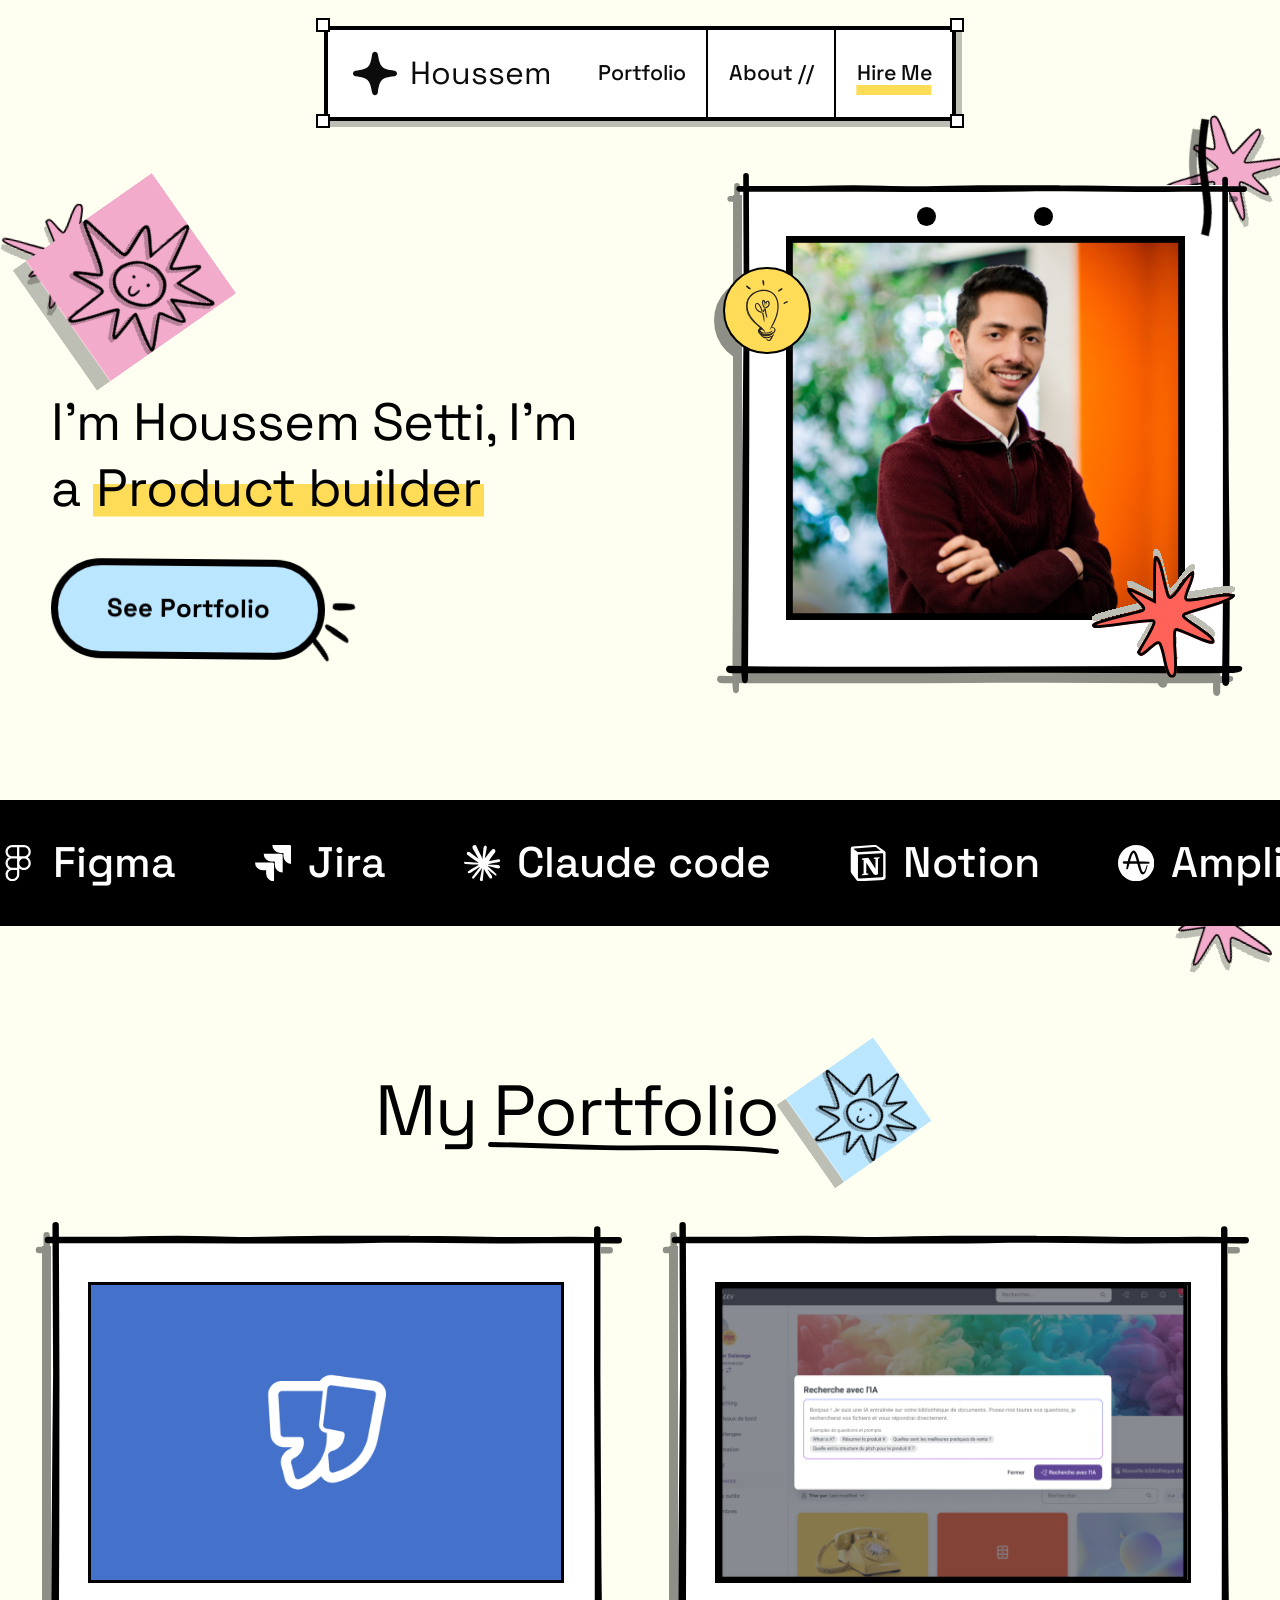
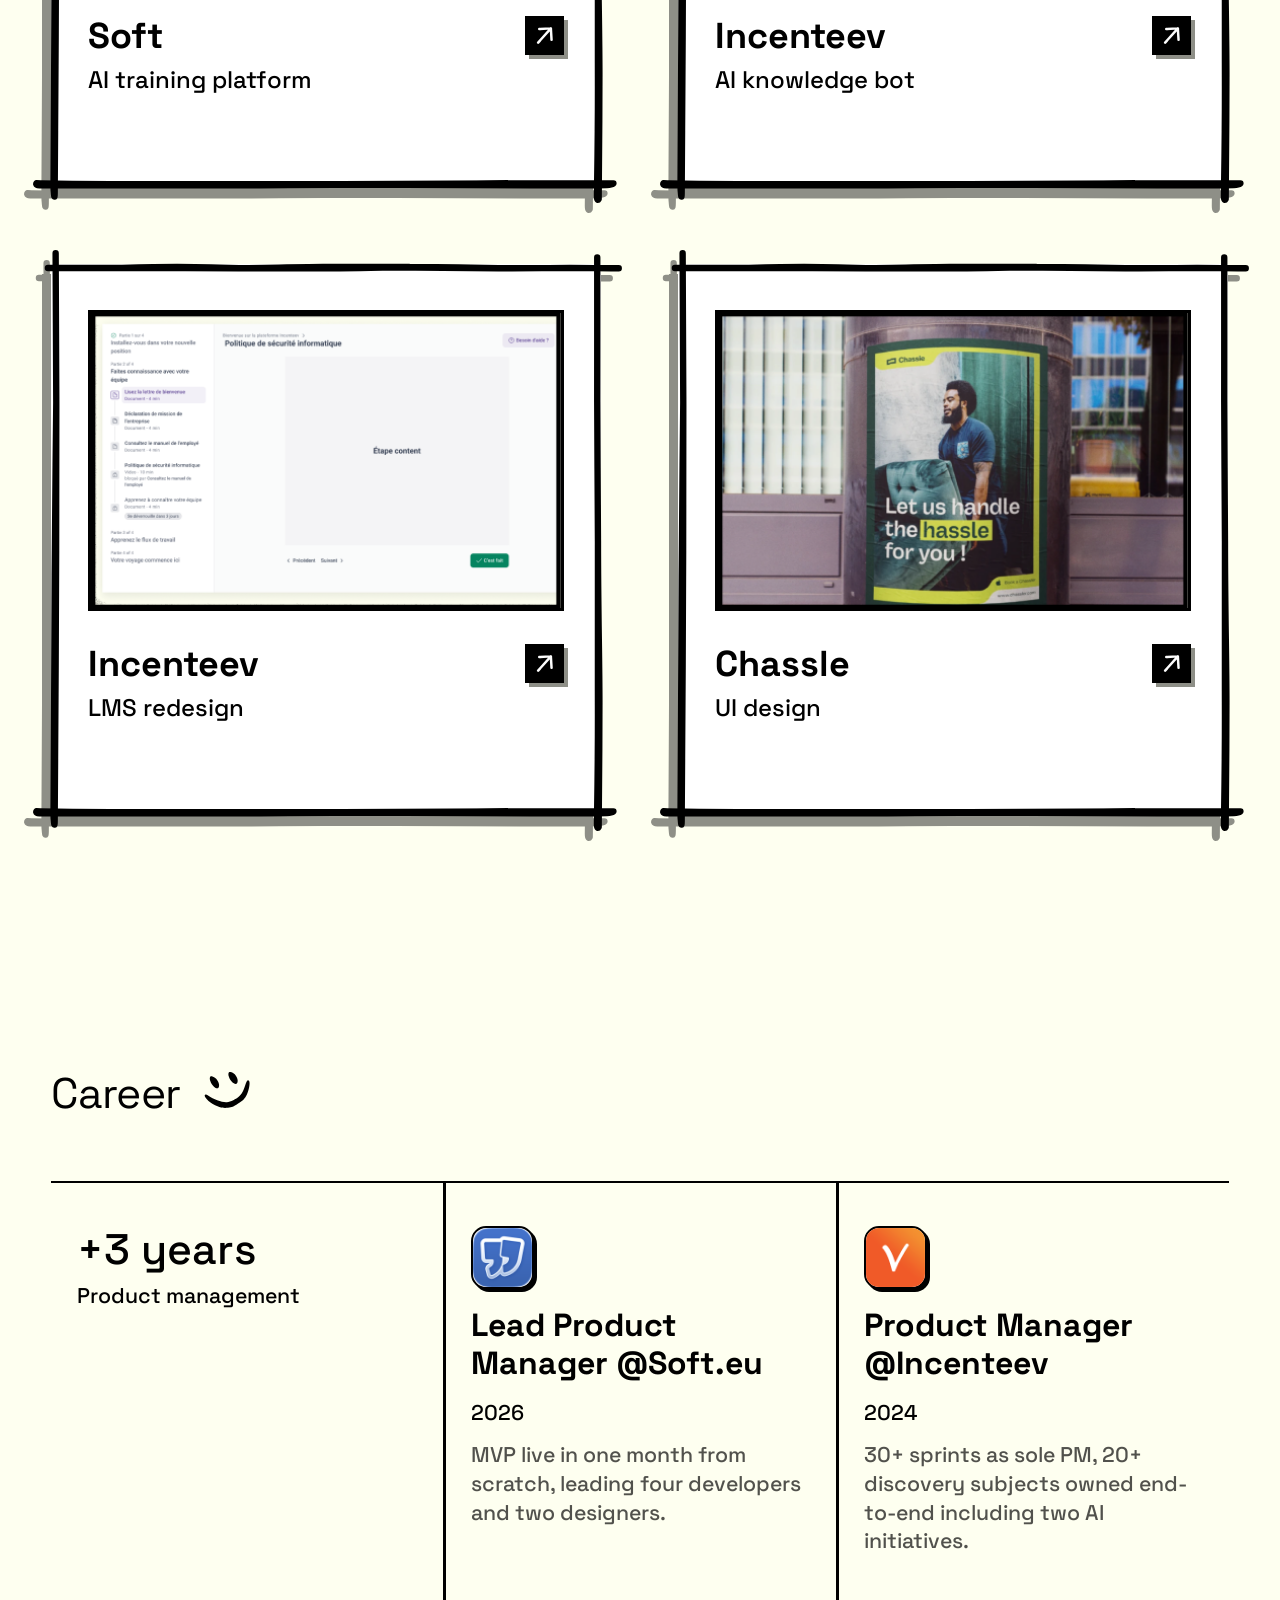
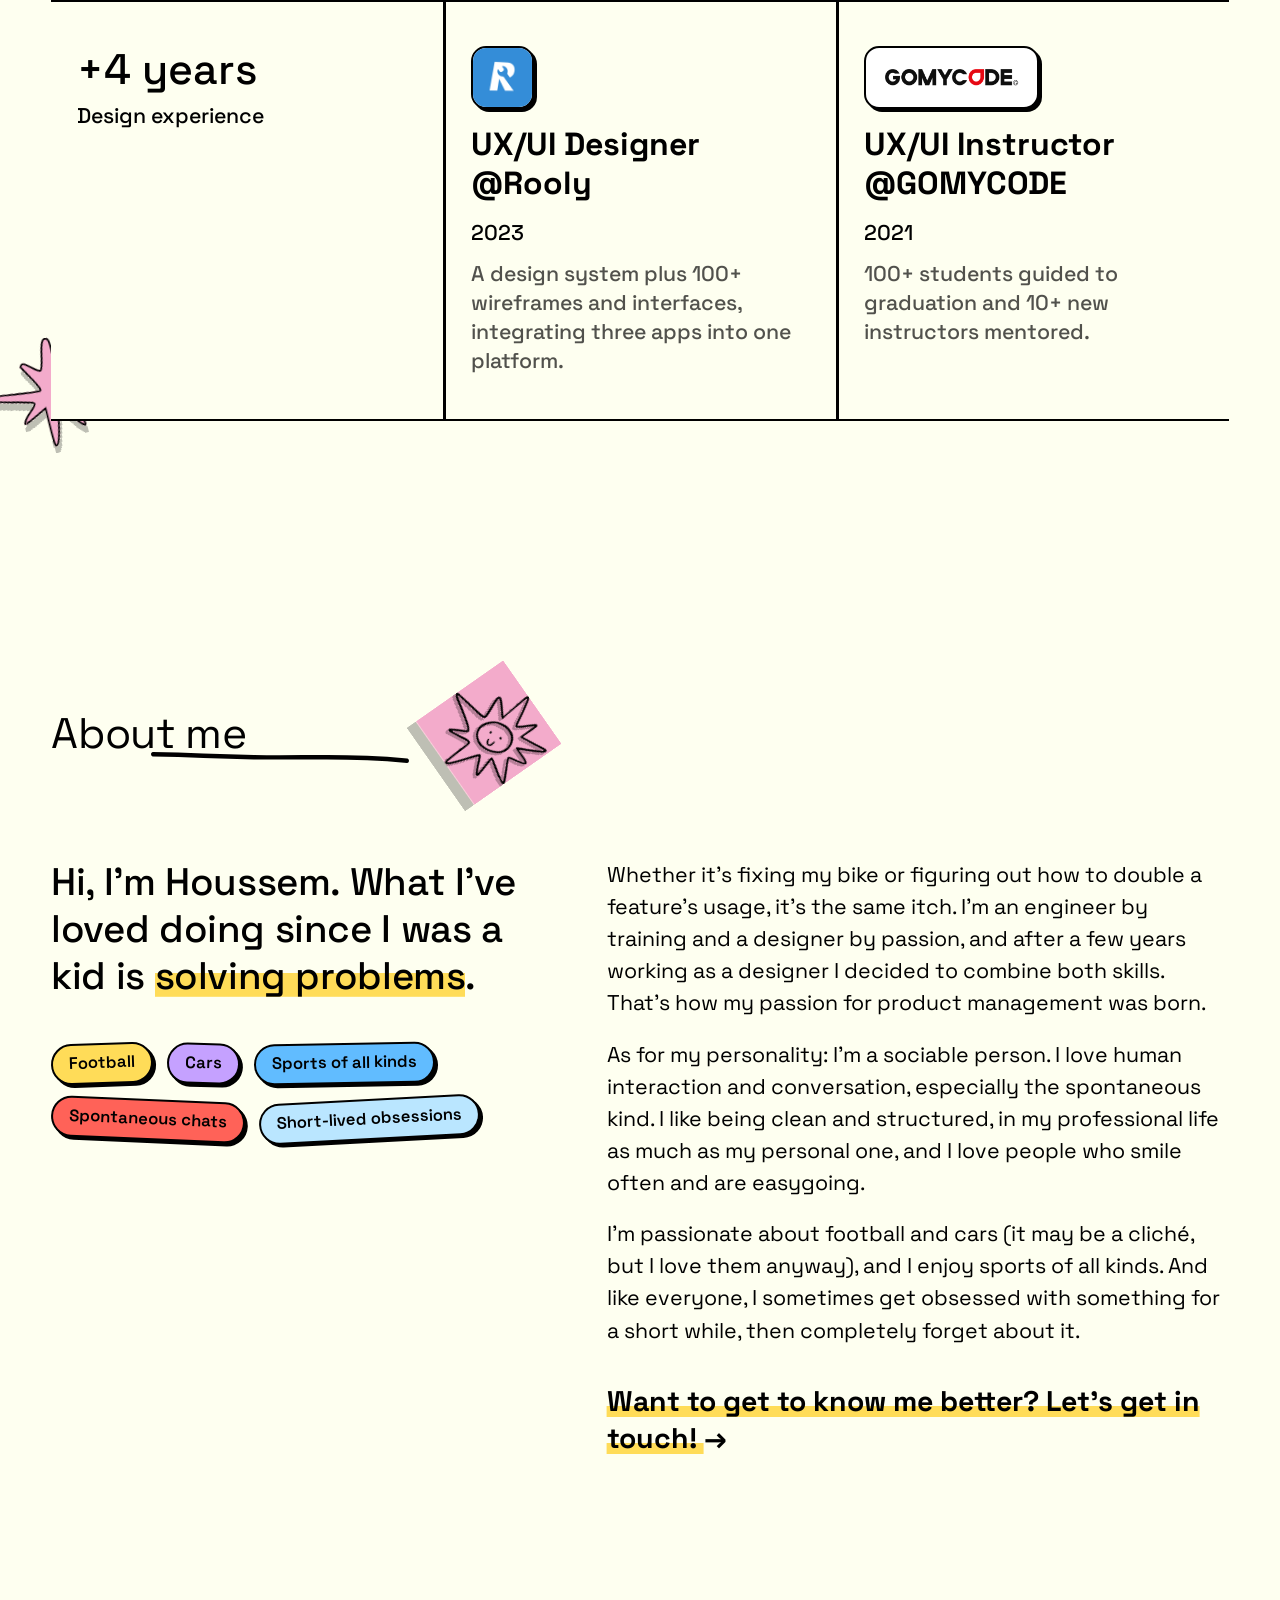
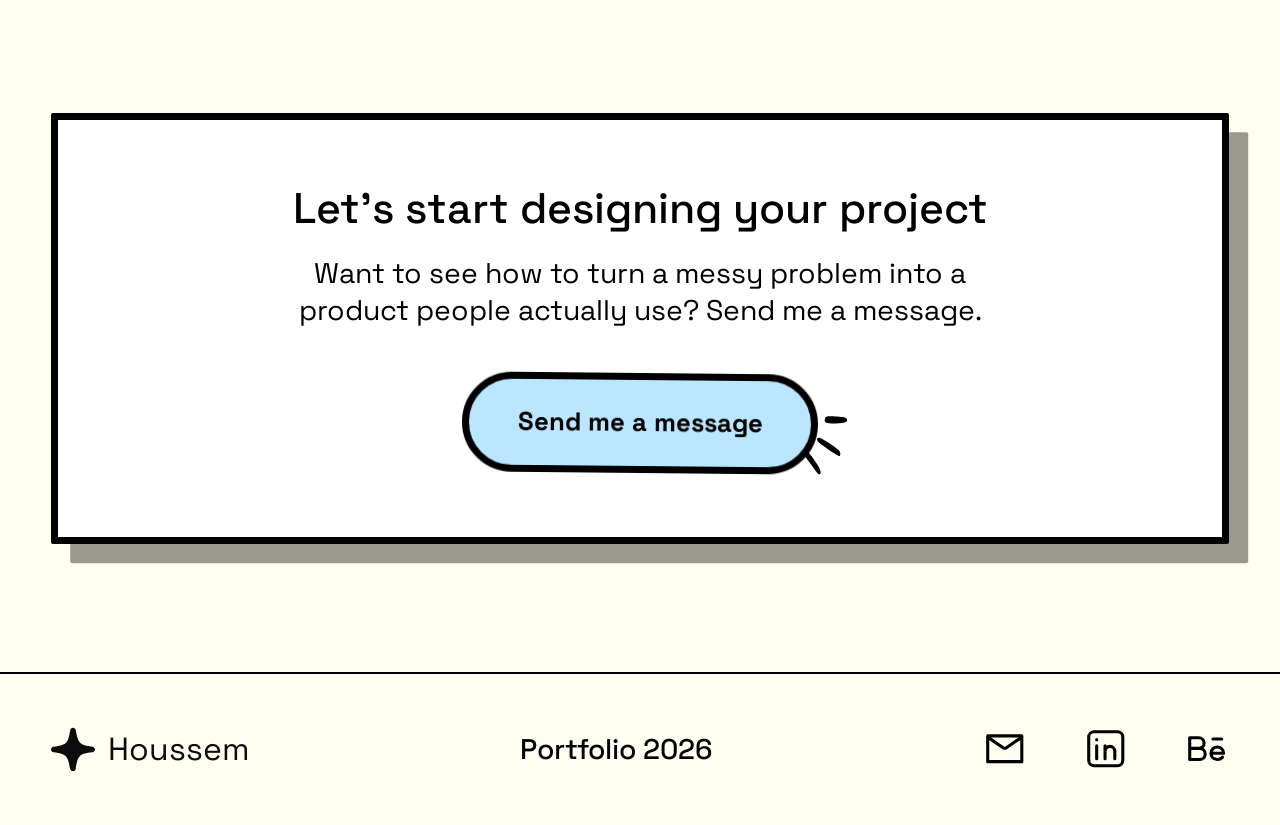
<file: index.html>
<!doctype html>
<html lang="en">
  <head>
    <meta charset="utf-8" />
    <meta name="viewport" content="width=device-width, initial-scale=1" />
    <title>Houssem Setti — Product Manager &amp; Builder</title>
    <meta name="description" content="Engineer by training, designer by passion, PM by choice. I turn complex problems into products people actually use." />
    <meta name="theme-color" content="#fefff0" />
    <meta property="og:title" content="Houssem Setti — Product Manager &amp; Builder" />
    <meta property="og:description" content="Engineer by training, designer by passion, PM by choice. I turn complex problems into products people actually use." />
    <meta property="og:type" content="website" />
    <link rel="icon" href="assets/svg/logo-sparkle.svg" type="image/svg+xml" />
    <link rel="preconnect" href="https://fonts.googleapis.com" />
    <link rel="preconnect" href="https://fonts.gstatic.com" crossorigin />
    <link
      href="https://fonts.googleapis.com/css2?family=Space+Grotesk:wght@300..700&display=swap"
      rel="stylesheet"
    />
    <link rel="stylesheet" href="assets/styles.css" />
  </head>
  <body>
    <a class="skip" href="#main">Skip to content</a>

    <header class="nav-wrap">
      <nav class="nav" data-open="false">
        <span class="nav__corner nav__corner--tl" aria-hidden="true"></span>
        <span class="nav__corner nav__corner--tr" aria-hidden="true"></span>
        <span class="nav__corner nav__corner--bl" aria-hidden="true"></span>
        <span class="nav__corner nav__corner--br" aria-hidden="true"></span>

        <a class="nav__brand" href="#top">
          <img src="assets/svg/logo-sparkle.svg" alt="" width="49" height="49" />
          Houssem
        </a>

        <button class="nav__toggle" type="button" aria-expanded="false" aria-label="Menu">
          <span></span><span></span><span></span>
        </button>

        <ul class="nav__list">
          <li><a class="nav__link" href="#work"><span>Portfolio</span></a></li>
          <li><a class="nav__link" href="#about"><span>About //</span></a></li>
          <li><a class="nav__link" href="#contact"><span>Hire Me</span></a></li>
          <span class="nav__marker" aria-hidden="true"></span>
        </ul>
      </nav>
    </header>

    <main id="main">

      <section class="section hero shell" id="top">
        <img class="deco deco--a" src="assets/svg/flower-pink.svg" alt="" aria-hidden="true" />
        <img class="deco deco--b" src="assets/svg/flower-pink.svg" alt="" aria-hidden="true" />
        <div class="hero__copy reveal">
          <img class="hero__sticker" src="assets/svg/sticker-sun-pink.svg" alt="" aria-hidden="true" />
          <h1 class="hero__title">I’m Houssem Setti, I’m a <span class="flip" data-flip><span class="flip__cube"><span class="flip__face flip__face--front"><mark>Product manager</mark></span><span class="flip__face flip__face--bottom" aria-hidden="true"><mark>Product builder</mark></span></span></span></h1>
          <p class="cta-group">
            <a class="btn" href="#work">See Portfolio</a>
            <img class="cta-group__spark" src="assets/svg/scribble-button.svg" alt="" aria-hidden="true" />
          </p>
        </div>

        <div class="hero__media reveal">
          <figure class="frame">
            <span class="frame__dot frame__dot--a" aria-hidden="true"></span>
            <span class="frame__dot frame__dot--b" aria-hidden="true"></span>
            <img
              class="frame__img"
              src="assets/img/avatar.png"
              alt="Houssem Setti"
              width="420"
              height="404"
            />
            <img class="sketch" src="assets/svg/frame-border.svg" alt="" aria-hidden="true" />
            <span class="frame__badge" aria-hidden="true">
              <img src="assets/svg/badge-bulb.svg" alt="" />
            </span>
            <img class="frame__arc" src="assets/svg/squiggle-arc.svg" alt="" aria-hidden="true" />
            <img class="frame__star" src="assets/svg/star-red.svg" alt="" aria-hidden="true" />
          </figure>
        </div>
      </section>

      <div class="band" aria-label="Tools I work with">
        <div class="band__track"><div class="band__group"><span class="band__tool"><svg class="band__icon" viewBox="0 0 24 24" fill="currentColor" aria-hidden="true"><path d="M15.852 8.981h-4.588V0h4.588c2.476 0 4.49 2.014 4.49 4.49s-2.014 4.491-4.49 4.491zM12.735 7.51h3.117c1.665 0 3.019-1.355 3.019-3.019s-1.355-3.019-3.019-3.019h-3.117V7.51zm0 1.471H8.148c-2.476 0-4.49-2.014-4.49-4.49S5.672 0 8.148 0h4.588v8.981zm-4.587-7.51c-1.665 0-3.019 1.355-3.019 3.019s1.354 3.02 3.019 3.02h3.117V1.471H8.148zm4.587 15.019H8.148c-2.476 0-4.49-2.014-4.49-4.49s2.014-4.49 4.49-4.49h4.588v8.98zM8.148 8.981c-1.665 0-3.019 1.355-3.019 3.019s1.355 3.019 3.019 3.019h3.117V8.981H8.148zM8.172 24c-2.489 0-4.515-2.014-4.515-4.49s2.014-4.49 4.49-4.49h4.588v4.441c0 2.503-2.047 4.539-4.563 4.539zm-.024-7.51a3.023 3.023 0 0 0-3.019 3.019c0 1.665 1.365 3.019 3.044 3.019 1.705 0 3.093-1.376 3.093-3.068v-2.97H8.148zm7.704 0h-.098c-2.476 0-4.49-2.014-4.49-4.49s2.014-4.49 4.49-4.49h.098c2.476 0 4.49 2.014 4.49 4.49s-2.014 4.49-4.49 4.49zm-.097-7.509c-1.665 0-3.019 1.355-3.019 3.019s1.355 3.019 3.019 3.019h.098c1.665 0 3.019-1.355 3.019-3.019s-1.355-3.019-3.019-3.019h-.098z" /></svg>Figma</span><span class="band__tool"><svg class="band__icon" viewBox="0 0 24 24" fill="currentColor" aria-hidden="true"><path d="M11.571 11.513H0a5.218 5.218 0 0 0 5.232 5.215h2.13v2.057A5.215 5.215 0 0 0 12.575 24V12.518a1.005 1.005 0 0 0-1.005-1.005zm5.723-5.756H5.736a5.215 5.215 0 0 0 5.215 5.214h2.129v2.058a5.218 5.218 0 0 0 5.215 5.214V6.758a1.001 1.001 0 0 0-1.001-1.001zM23.013 0H11.455a5.215 5.215 0 0 0 5.215 5.215h2.129v2.057A5.215 5.215 0 0 0 24 12.483V1.005A1.001 1.001 0 0 0 23.013 0Z" /></svg>Jira</span><span class="band__tool"><svg class="band__icon" viewBox="0 0 24 24" fill="currentColor" aria-hidden="true"><path d="m4.7144 15.9555 4.7174-2.6471.079-.2307-.079-.1275h-.2307l-.7893-.0486-2.6956-.0729-2.3375-.0971-2.2646-.1214-.5707-.1215-.5343-.7042.0546-.3522.4797-.3218.686.0608 1.5179.1032 2.2767.1578 1.6514.0972 2.4468.255h.3886l.0546-.1579-.1336-.0971-.1032-.0972L6.973 9.8356l-2.55-1.6879-1.3356-.9714-.7225-.4918-.3643-.4614-.1578-1.0078.6557-.7225.8803.0607.2246.0607.8925.686 1.9064 1.4754 2.4893 1.8336.3643.3035.1457-.1032.0182-.0728-.164-.2733-1.3539-2.4467-1.445-2.4893-.6435-1.032-.17-.6194c-.0607-.255-.1032-.4674-.1032-.7285L6.287.1335 6.6997 0l.9957.1336.419.3642.6192 1.4147 1.0018 2.2282 1.5543 3.0296.4553.8985.2429.8318.091.255h.1579v-.1457l.1275-1.706.2368-2.0947.2307-2.6957.0789-.7589.3764-.9107.7468-.4918.5828.2793.4797.686-.0668.4433-.2853 1.8517-.5586 2.9021-.3643 1.9429h.2125l.2429-.2429.9835-1.3053 1.6514-2.0643.7286-.8196.85-.9046.5464-.4311h1.0321l.759 1.1293-.34 1.1657-1.0625 1.3478-.8804 1.1414-1.2628 1.7-.7893 1.36.0729.1093.1882-.0183 2.8535-.607 1.5421-.2794 1.8396-.3157.8318.3886.091.3946-.3278.8075-1.967.4857-2.3072.4614-3.4364.8136-.0425.0304.0486.0607 1.5482.1457.6618.0364h1.621l3.0175.2247.7892.522.4736.6376-.079.4857-1.2142.6193-1.6393-.3886-3.825-.9107-1.3113-.3279h-.1822v.1093l1.0929 1.0686 2.0035 1.8092 2.5075 2.3314.1275.5768-.3218.4554-.34-.0486-2.2039-1.6575-.85-.7468-1.9246-1.621h-.1275v.17l.4432.6496 2.3436 3.5214.1214 1.0807-.17.3521-.6071.2125-.6679-.1214-1.3721-1.9246L14.38 17.959l-1.1414-1.9428-.1397.079-.674 7.2552-.3156.3703-.7286.2793-.6071-.4614-.3218-.7468.3218-1.4753.3886-1.9246.3157-1.53.2853-1.9004.17-.6314-.0121-.0425-.1397.0182-1.4328 1.9672-2.1796 2.9446-1.7243 1.8456-.4128.164-.7164-.3704.0667-.6618.4008-.5889 2.386-3.0357 1.4389-1.882.929-1.0868-.0062-.1579h-.0546l-6.3385 4.1164-1.1293.1457-.4857-.4554.0608-.7467.2307-.2429 1.9064-1.3114Z" /></svg>Claude code</span><span class="band__tool"><svg class="band__icon" viewBox="0 0 24 24" fill="currentColor" aria-hidden="true"><path d="M4.459 4.208c.746.606 1.026.56 2.428.466l13.215-.793c.28 0 .047-.28-.046-.326L17.86 1.968c-.42-.326-.981-.7-2.055-.607L3.01 2.295c-.466.046-.56.28-.374.466zm.793 3.08v13.904c0 .747.373 1.027 1.214.98l14.523-.84c.841-.046.935-.56.935-1.167V6.354c0-.606-.233-.933-.748-.887l-15.177.887c-.56.047-.747.327-.747.933zm14.337.745c.093.42 0 .84-.42.888l-.7.14v10.264c-.608.327-1.168.514-1.635.514-.748 0-.935-.234-1.495-.933l-4.577-7.186v6.952L12.21 19s0 .84-1.168.84l-3.222.186c-.093-.186 0-.653.327-.746l.84-.233V9.854L7.822 9.76c-.094-.42.14-1.026.793-1.073l3.456-.233 4.764 7.279v-6.44l-1.215-.139c-.093-.514.28-.887.747-.933zM1.936 1.035l13.31-.98c1.634-.14 2.055-.047 3.082.7l4.249 2.986c.7.513.934.653.934 1.213v16.378c0 1.026-.373 1.634-1.68 1.726l-15.458.934c-.98.047-1.448-.093-1.962-.747l-3.129-4.06c-.56-.747-.793-1.306-.793-1.96V2.667c0-.839.374-1.54 1.447-1.632z" /></svg>Notion</span><span class="band__tool"><svg class="band__icon" viewBox="0 0 256 256" fill="currentColor" aria-hidden="true"><path d="M128 0c70.683 0 128 57.317 128 128s-57.317 128-128 128S0 198.734 0 128S57.317 0 128 0m-16.912 39.12c-15.782.051-30.073 25.445-42.359 75.412c-8.687-.103-16.655-.257-24.109-.36h-1.13c-.926-.052-1.851 0-2.777.103c-4.215.77-7.248 4.472-7.248 8.739c0 4.37 3.239 8.122 7.557 8.79l.102.103H64.72a578 578 0 0 0-5.706 29.404l-.72 4.164v.205a5.84 5.84 0 0 0 2.724 4.935c2.725 1.748 6.375.926 8.123-1.799l.154.154l11.566-37.063h55.724c4.266 16.141 8.687 32.745 14.548 48.373c3.135 8.379 10.435 27.913 22.67 28.016h.154c18.917 0 26.32-30.587 31.203-50.84c1.08-4.37 1.953-8.123 2.827-10.899l.36-1.13l.052-.167c.4-1.445-.416-2.988-1.851-3.483c-1.491-.514-3.187.257-3.701 1.799l-.412 1.13c-1.593 4.473-3.084 8.637-4.42 12.39l-.103.308c-8.225 23.184-11.926 33.774-19.277 33.774h-.463c-9.407 0-18.198-38.143-21.54-52.486c-.565-2.467-1.079-4.78-1.593-6.785h60.659c1.08 0 2.159-.257 3.136-.771l.047-.039a2 2 0 0 1 .21-.115l.308-.206l.154-.103c.155-.103.309-.206.463-.36l.227-.188c1.114-.969 1.903-2.321 2.24-3.719c.772-3.65-1.644-7.248-5.294-7.967h-.309c-.36-.052-.668-.103-1.028-.103l-.925-.103c-21.436-1.542-43.49-2.16-64.206-2.57l-.051-.155c-10.024-37.783-22.62-76.388-39.582-76.388m-.669 17.015c.874 0 1.697.514 2.416 1.44c1.748 2.775 4.832 8.995 9.408 22.772c3.135 9.459 6.528 21.23 10.126 34.904c-13.673-.205-27.45-.36-40.816-.514l-6.785-.051c7.66-29.918 16.964-52.588 23.8-57.934c.566-.36 1.183-.617 1.851-.617" /></svg>Amplitude</span></div><div class="band__group"><span class="band__tool"><svg class="band__icon" viewBox="0 0 24 24" fill="currentColor" aria-hidden="true"><path d="M15.852 8.981h-4.588V0h4.588c2.476 0 4.49 2.014 4.49 4.49s-2.014 4.491-4.49 4.491zM12.735 7.51h3.117c1.665 0 3.019-1.355 3.019-3.019s-1.355-3.019-3.019-3.019h-3.117V7.51zm0 1.471H8.148c-2.476 0-4.49-2.014-4.49-4.49S5.672 0 8.148 0h4.588v8.981zm-4.587-7.51c-1.665 0-3.019 1.355-3.019 3.019s1.354 3.02 3.019 3.02h3.117V1.471H8.148zm4.587 15.019H8.148c-2.476 0-4.49-2.014-4.49-4.49s2.014-4.49 4.49-4.49h4.588v8.98zM8.148 8.981c-1.665 0-3.019 1.355-3.019 3.019s1.355 3.019 3.019 3.019h3.117V8.981H8.148zM8.172 24c-2.489 0-4.515-2.014-4.515-4.49s2.014-4.49 4.49-4.49h4.588v4.441c0 2.503-2.047 4.539-4.563 4.539zm-.024-7.51a3.023 3.023 0 0 0-3.019 3.019c0 1.665 1.365 3.019 3.044 3.019 1.705 0 3.093-1.376 3.093-3.068v-2.97H8.148zm7.704 0h-.098c-2.476 0-4.49-2.014-4.49-4.49s2.014-4.49 4.49-4.49h.098c2.476 0 4.49 2.014 4.49 4.49s-2.014 4.49-4.49 4.49zm-.097-7.509c-1.665 0-3.019 1.355-3.019 3.019s1.355 3.019 3.019 3.019h.098c1.665 0 3.019-1.355 3.019-3.019s-1.355-3.019-3.019-3.019h-.098z" /></svg>Figma</span><span class="band__tool"><svg class="band__icon" viewBox="0 0 24 24" fill="currentColor" aria-hidden="true"><path d="M11.571 11.513H0a5.218 5.218 0 0 0 5.232 5.215h2.13v2.057A5.215 5.215 0 0 0 12.575 24V12.518a1.005 1.005 0 0 0-1.005-1.005zm5.723-5.756H5.736a5.215 5.215 0 0 0 5.215 5.214h2.129v2.058a5.218 5.218 0 0 0 5.215 5.214V6.758a1.001 1.001 0 0 0-1.001-1.001zM23.013 0H11.455a5.215 5.215 0 0 0 5.215 5.215h2.129v2.057A5.215 5.215 0 0 0 24 12.483V1.005A1.001 1.001 0 0 0 23.013 0Z" /></svg>Jira</span><span class="band__tool"><svg class="band__icon" viewBox="0 0 24 24" fill="currentColor" aria-hidden="true"><path d="m4.7144 15.9555 4.7174-2.6471.079-.2307-.079-.1275h-.2307l-.7893-.0486-2.6956-.0729-2.3375-.0971-2.2646-.1214-.5707-.1215-.5343-.7042.0546-.3522.4797-.3218.686.0608 1.5179.1032 2.2767.1578 1.6514.0972 2.4468.255h.3886l.0546-.1579-.1336-.0971-.1032-.0972L6.973 9.8356l-2.55-1.6879-1.3356-.9714-.7225-.4918-.3643-.4614-.1578-1.0078.6557-.7225.8803.0607.2246.0607.8925.686 1.9064 1.4754 2.4893 1.8336.3643.3035.1457-.1032.0182-.0728-.164-.2733-1.3539-2.4467-1.445-2.4893-.6435-1.032-.17-.6194c-.0607-.255-.1032-.4674-.1032-.7285L6.287.1335 6.6997 0l.9957.1336.419.3642.6192 1.4147 1.0018 2.2282 1.5543 3.0296.4553.8985.2429.8318.091.255h.1579v-.1457l.1275-1.706.2368-2.0947.2307-2.6957.0789-.7589.3764-.9107.7468-.4918.5828.2793.4797.686-.0668.4433-.2853 1.8517-.5586 2.9021-.3643 1.9429h.2125l.2429-.2429.9835-1.3053 1.6514-2.0643.7286-.8196.85-.9046.5464-.4311h1.0321l.759 1.1293-.34 1.1657-1.0625 1.3478-.8804 1.1414-1.2628 1.7-.7893 1.36.0729.1093.1882-.0183 2.8535-.607 1.5421-.2794 1.8396-.3157.8318.3886.091.3946-.3278.8075-1.967.4857-2.3072.4614-3.4364.8136-.0425.0304.0486.0607 1.5482.1457.6618.0364h1.621l3.0175.2247.7892.522.4736.6376-.079.4857-1.2142.6193-1.6393-.3886-3.825-.9107-1.3113-.3279h-.1822v.1093l1.0929 1.0686 2.0035 1.8092 2.5075 2.3314.1275.5768-.3218.4554-.34-.0486-2.2039-1.6575-.85-.7468-1.9246-1.621h-.1275v.17l.4432.6496 2.3436 3.5214.1214 1.0807-.17.3521-.6071.2125-.6679-.1214-1.3721-1.9246L14.38 17.959l-1.1414-1.9428-.1397.079-.674 7.2552-.3156.3703-.7286.2793-.6071-.4614-.3218-.7468.3218-1.4753.3886-1.9246.3157-1.53.2853-1.9004.17-.6314-.0121-.0425-.1397.0182-1.4328 1.9672-2.1796 2.9446-1.7243 1.8456-.4128.164-.7164-.3704.0667-.6618.4008-.5889 2.386-3.0357 1.4389-1.882.929-1.0868-.0062-.1579h-.0546l-6.3385 4.1164-1.1293.1457-.4857-.4554.0608-.7467.2307-.2429 1.9064-1.3114Z" /></svg>Claude code</span><span class="band__tool"><svg class="band__icon" viewBox="0 0 24 24" fill="currentColor" aria-hidden="true"><path d="M4.459 4.208c.746.606 1.026.56 2.428.466l13.215-.793c.28 0 .047-.28-.046-.326L17.86 1.968c-.42-.326-.981-.7-2.055-.607L3.01 2.295c-.466.046-.56.28-.374.466zm.793 3.08v13.904c0 .747.373 1.027 1.214.98l14.523-.84c.841-.046.935-.56.935-1.167V6.354c0-.606-.233-.933-.748-.887l-15.177.887c-.56.047-.747.327-.747.933zm14.337.745c.093.42 0 .84-.42.888l-.7.14v10.264c-.608.327-1.168.514-1.635.514-.748 0-.935-.234-1.495-.933l-4.577-7.186v6.952L12.21 19s0 .84-1.168.84l-3.222.186c-.093-.186 0-.653.327-.746l.84-.233V9.854L7.822 9.76c-.094-.42.14-1.026.793-1.073l3.456-.233 4.764 7.279v-6.44l-1.215-.139c-.093-.514.28-.887.747-.933zM1.936 1.035l13.31-.98c1.634-.14 2.055-.047 3.082.7l4.249 2.986c.7.513.934.653.934 1.213v16.378c0 1.026-.373 1.634-1.68 1.726l-15.458.934c-.98.047-1.448-.093-1.962-.747l-3.129-4.06c-.56-.747-.793-1.306-.793-1.96V2.667c0-.839.374-1.54 1.447-1.632z" /></svg>Notion</span><span class="band__tool"><svg class="band__icon" viewBox="0 0 256 256" fill="currentColor" aria-hidden="true"><path d="M128 0c70.683 0 128 57.317 128 128s-57.317 128-128 128S0 198.734 0 128S57.317 0 128 0m-16.912 39.12c-15.782.051-30.073 25.445-42.359 75.412c-8.687-.103-16.655-.257-24.109-.36h-1.13c-.926-.052-1.851 0-2.777.103c-4.215.77-7.248 4.472-7.248 8.739c0 4.37 3.239 8.122 7.557 8.79l.102.103H64.72a578 578 0 0 0-5.706 29.404l-.72 4.164v.205a5.84 5.84 0 0 0 2.724 4.935c2.725 1.748 6.375.926 8.123-1.799l.154.154l11.566-37.063h55.724c4.266 16.141 8.687 32.745 14.548 48.373c3.135 8.379 10.435 27.913 22.67 28.016h.154c18.917 0 26.32-30.587 31.203-50.84c1.08-4.37 1.953-8.123 2.827-10.899l.36-1.13l.052-.167c.4-1.445-.416-2.988-1.851-3.483c-1.491-.514-3.187.257-3.701 1.799l-.412 1.13c-1.593 4.473-3.084 8.637-4.42 12.39l-.103.308c-8.225 23.184-11.926 33.774-19.277 33.774h-.463c-9.407 0-18.198-38.143-21.54-52.486c-.565-2.467-1.079-4.78-1.593-6.785h60.659c1.08 0 2.159-.257 3.136-.771l.047-.039a2 2 0 0 1 .21-.115l.308-.206l.154-.103c.155-.103.309-.206.463-.36l.227-.188c1.114-.969 1.903-2.321 2.24-3.719c.772-3.65-1.644-7.248-5.294-7.967h-.309c-.36-.052-.668-.103-1.028-.103l-.925-.103c-21.436-1.542-43.49-2.16-64.206-2.57l-.051-.155c-10.024-37.783-22.62-76.388-39.582-76.388m-.669 17.015c.874 0 1.697.514 2.416 1.44c1.748 2.775 4.832 8.995 9.408 22.772c3.135 9.459 6.528 21.23 10.126 34.904c-13.673-.205-27.45-.36-40.816-.514l-6.785-.051c7.66-29.918 16.964-52.588 23.8-57.934c.566-.36 1.183-.617 1.851-.617" /></svg>Amplitude</span></div></div>
      </div>

      <section class="section shell" id="work">
        <img class="deco deco--d" src="assets/svg/flower-pink.svg" alt="" aria-hidden="true" />
        <div class="head head--center reveal">
          <h2 class="head__title">
            My Portfolio
            <img class="head__underline" src="assets/svg/underline.svg" alt="" aria-hidden="true" />
          </h2>
          <img class="head__sticker" src="assets/svg/sticker-sun-blue.svg" alt="" aria-hidden="true" />
        </div>

        <div class="work__grid">
        <div class="card-wrap reveal">
          <a class="card" href="work/soft-ai-training-platform.html">
            <span class="card__media">
              <img src="assets/img/work-soft-ai-training-platform.png" alt="Soft — AI training platform" loading="lazy" width="464" height="293" />
              <span class="peek" id="peek-soft-ai-training-platform">
                <span class="peek__eyebrow">Sneak peek</span>
                <span class="peek__row"><b>Problem</b>Sales teams rarely get a safe place to practise before a real call.</span>
                <span class="peek__row"><b>Solution</b>An AI training platform with realistic avatars and real-time coaching.</span>
                <span class="peek__row"><b>Outcome</b>Live MVP in one month, a team of six led, 3x faster specs with Claude.</span>
              </span>
            </span>
            <span class="card__foot">
              <span class="card__text">
                <strong class="card__name">Soft</strong>
                <span class="card__tagline">AI training platform</span>
              </span>
              <span class="card__arrow" aria-hidden="true">
                <img src="assets/svg/arrow-ne.svg" alt="" />
              </span>
            </span>
            <img class="sketch" src="assets/svg/frame-border.svg" alt="" aria-hidden="true" />
          </a>
          <button class="peek-toggle" type="button" aria-expanded="false" aria-controls="peek-soft-ai-training-platform">
            <span class="peek-toggle__open">Quick look</span><span class="peek-toggle__close">Close</span>
          </button>
        </div>
        <div class="card-wrap reveal">
          <a class="card" href="work/incenteev-ai-knowledge-bot.html">
            <span class="card__media">
              <img src="assets/img/work-incenteev-ai-knowledge-bot.png" alt="Incenteev — AI knowledge bot" loading="lazy" width="464" height="293" />
              <span class="peek" id="peek-incenteev-ai-knowledge-bot">
                <span class="peek__eyebrow">Sneak peek</span>
                <span class="peek__row"><b>Problem</b>Knowledge bases held the answers, but nobody could find them.</span>
                <span class="peek__row"><b>Solution</b>A chat assistant that answers from company docs and cites its sources.</span>
                <span class="peek__row"><b>Outcome</b>A flagship AI launch, and the pattern reused for later AI features.</span>
              </span>
            </span>
            <span class="card__foot">
              <span class="card__text">
                <strong class="card__name">Incenteev</strong>
                <span class="card__tagline">AI knowledge bot</span>
              </span>
              <span class="card__arrow" aria-hidden="true">
                <img src="assets/svg/arrow-ne.svg" alt="" />
              </span>
            </span>
            <img class="sketch" src="assets/svg/frame-border.svg" alt="" aria-hidden="true" />
          </a>
          <button class="peek-toggle" type="button" aria-expanded="false" aria-controls="peek-incenteev-ai-knowledge-bot">
            <span class="peek-toggle__open">Quick look</span><span class="peek-toggle__close">Close</span>
          </button>
        </div>
        <div class="card-wrap reveal">
          <a class="card" href="work/incenteev-lms-feature.html">
            <span class="card__media">
              <img src="assets/img/work-incenteev-lms-feature.png" alt="Incenteev — LMS redesign" loading="lazy" width="464" height="293" />
              <span class="peek" id="peek-incenteev-lms-feature">
                <span class="peek__eyebrow">Sneak peek</span>
                <span class="peek__row"><b>Problem</b>Programs hadn’t changed since launch and no longer matched the product.</span>
                <span class="peek__row"><b>Solution</b>A UI/UX redesign on the new design system, with zero backend changes.</span>
                <span class="peek__row"><b>Outcome</b>Discovery to final UI in one month, as a PM and designer duo.</span>
              </span>
            </span>
            <span class="card__foot">
              <span class="card__text">
                <strong class="card__name">Incenteev</strong>
                <span class="card__tagline">LMS redesign</span>
              </span>
              <span class="card__arrow" aria-hidden="true">
                <img src="assets/svg/arrow-ne.svg" alt="" />
              </span>
            </span>
            <img class="sketch" src="assets/svg/frame-border.svg" alt="" aria-hidden="true" />
          </a>
          <button class="peek-toggle" type="button" aria-expanded="false" aria-controls="peek-incenteev-lms-feature">
            <span class="peek-toggle__open">Quick look</span><span class="peek-toggle__close">Close</span>
          </button>
        </div>
        <div class="card-wrap reveal">
          <a class="card" href="work/chassle-ui-design.html">
            <span class="card__media">
              <img src="assets/img/work-chassle-ui-design.png" alt="Chassle — UI design" loading="lazy" width="464" height="293" />
              <span class="peek" id="peek-chassle-ui-design">
                <span class="peek__eyebrow">Sneak peek</span>
                <span class="peek__row"><b>Problem</b>Handing off everyday jobs, from furniture to moving house, is a hassle.</span>
                <span class="peek__row"><b>Solution</b>The interfaces and visual language for a TaskRabbit-style marketplace.</span>
                <span class="peek__row"><b>Outcome</b>Screens and branding, with the full case study on Behance.</span>
              </span>
            </span>
            <span class="card__foot">
              <span class="card__text">
                <strong class="card__name">Chassle</strong>
                <span class="card__tagline">UI design</span>
              </span>
              <span class="card__arrow" aria-hidden="true">
                <img src="assets/svg/arrow-ne.svg" alt="" />
              </span>
            </span>
            <img class="sketch" src="assets/svg/frame-border.svg" alt="" aria-hidden="true" />
          </a>
          <button class="peek-toggle" type="button" aria-expanded="false" aria-controls="peek-chassle-ui-design">
            <span class="peek-toggle__open">Quick look</span><span class="peek-toggle__close">Close</span>
          </button>
        </div>
        </div>
      </section>

      <section class="section shell" id="career">
        <img class="deco deco--c" src="assets/svg/flower-pink.svg" alt="" aria-hidden="true" />
        <div class="head reveal">
          <h2 class="head__title head__title--sm">Career</h2>
          <img class="head__smiley" src="assets/svg/smiley.svg" alt="" aria-hidden="true" />
        </div>

        <div class="career__grid reveal">
          <div class="career__stats">
            <div class="cell">
              <strong class="stat__value">+3 years</strong>
              <span class="stat__label">Product management</span>
            </div>
            <div class="cell">
              <strong class="stat__value">+4 years</strong>
              <span class="stat__label">Design experience</span>
            </div>
          </div>

          <div class="career__roles">
            <article class="cell">
              <span class="role__logo">
                <img src="assets/img/logos/soft.png" alt="Soft.eu logo" loading="lazy" />
              </span>
              <h3 class="role__title">Lead Product Manager @Soft.eu</h3>
              <p class="role__meta">2026</p>
              <p class="role__note">MVP live in one month from scratch, leading four developers and two designers.</p>
            </article>
            <article class="cell">
              <span class="role__logo">
                <img src="assets/img/logos/incenteev.png" alt="Incenteev logo" loading="lazy" />
              </span>
              <h3 class="role__title">Product Manager @Incenteev</h3>
              <p class="role__meta">2024</p>
              <p class="role__note">30+ sprints as sole PM, 20+ discovery subjects owned end-to-end including two AI initiatives.</p>
            </article>
            <article class="cell">
              <span class="role__logo">
                <img src="assets/img/logos/rooly.png" alt="Rooly logo" loading="lazy" />
              </span>
              <h3 class="role__title">UX/UI Designer @Rooly</h3>
              <p class="role__meta">2023</p>
              <p class="role__note">A design system plus 100+ wireframes and interfaces, integrating three apps into one platform.</p>
            </article>
            <article class="cell">
              <span class="role__logo role__logo--wordmark">
                <img src="assets/img/logos/gomycode.png" alt="GOMYCODE logo" loading="lazy" />
              </span>
              <h3 class="role__title">UX/UI Instructor @GOMYCODE</h3>
              <p class="role__meta">2021</p>
              <p class="role__note">100+ students guided to graduation and 10+ new instructors mentored.</p>
            </article>
          </div>
        </div>
      </section>

      <section class="section shell about" id="about">
        <div class="head reveal">
          <h2 class="head__title head__title--sm">
            About me
            <img class="head__underline" src="assets/svg/underline.svg" alt="" aria-hidden="true" />
          </h2>
          <img class="head__sticker" src="assets/svg/sticker-sun-pink.svg" alt="" aria-hidden="true" />
        </div>

        <div class="about__grid">
          <div class="about__intro reveal">
            <p class="about__lead">Hi, I’m Houssem. What I’ve loved doing since I was a kid is <mark>solving problems</mark>.</p>
            <ul class="about__tags" aria-label="Things I love">
              <li class="about__tag">Football</li>
              <li class="about__tag">Cars</li>
              <li class="about__tag">Sports of all kinds</li>
              <li class="about__tag">Spontaneous chats</li>
              <li class="about__tag">Short-lived obsessions</li>
            </ul>
          </div>

          <div class="about__body reveal">
            <p>Whether it’s fixing my bike or figuring out how to double a feature’s usage, it’s the same itch. I’m an engineer by training and a designer by passion, and after a few years working as a designer I decided to combine both skills. That’s how my passion for product management was born.</p>
            <p>As for my personality: I’m a sociable person. I love human interaction and conversation, especially the spontaneous kind. I like being clean and structured, in my professional life as much as my personal one, and I love people who smile often and are easygoing.</p>
            <p>I’m passionate about football and cars (it may be a cliché, but I love them anyway), and I enjoy sports of all kinds. And like everyone, I sometimes get obsessed with something for a short while, then completely forget about it.</p>
            <p class="about__cta"><a href="#contact">Want to get to know me better? Let’s get in touch! <span aria-hidden="true">→</span></a></p>
          </div>
        </div>
      </section>

      <section class="section shell contact" id="contact">
        <div class="contact__box reveal">
          <h2 class="contact__title">Let’s start designing your project</h2>
          <p class="contact__body">Want to see how to turn a messy problem into a product people actually use? Send me a message.</p>
          <p class="cta-group">
            <a class="btn" href="mailto:houssemsetties@gmail.com">Send me a message</a>
            <img class="cta-group__spark" src="assets/svg/scribble-button.svg" alt="" aria-hidden="true" />
          </p>
        </div>
      </section>
    </main>

    <footer class="footer">
      <div class="shell footer__row">
        <a class="nav__brand" href="#top" style="padding:0">
          <img src="assets/svg/logo-sparkle.svg" alt="" width="49" height="49" />
          Houssem
        </a>
        <p class="footer__line">Portfolio 2026</p>
        <div class="footer__social">
          <a class="social" href="mailto:houssemsetties@gmail.com">
            <span class="visually-hidden">Email</span>
            <svg viewBox="0 0 24 24" fill="none" stroke="currentColor" stroke-width="1.7" stroke-linecap="round" stroke-linejoin="round" aria-hidden="true"><path d="M2.6 4.9h18.8v14.2H2.6z" /><path d="m3.2 6 7.9 5.4a1.6 1.6 0 0 0 1.8 0L20.8 6" /></svg>
          </a>
          <a class="social" href="https://www.linkedin.com/in/houssem-setti/" target="_blank" rel="noreferrer noopener">
            <span class="visually-hidden">LinkedIn</span>
            <svg viewBox="0 0 24 24" fill="none" stroke="currentColor" stroke-width="1.7" stroke-linecap="round" stroke-linejoin="round" aria-hidden="true"><rect x="2.6" y="2.6" width="18.8" height="18.8" rx="3" /><path d="M7 10.4v7.1M7 6.9v.2M11.6 17.5v-4.1a2.7 2.7 0 0 1 5.4 0v4.1M11.6 10.4v7.1" /></svg>
          </a>
          <a class="social" href="https://www.behance.net/houssemsetti" target="_blank" rel="noreferrer noopener">
            <span class="visually-hidden">Behance</span>
            <svg viewBox="0 0 24 24" fill="none" stroke="currentColor" stroke-width="1.7" stroke-linecap="round" stroke-linejoin="round" aria-hidden="true"><path d="M2.6 5.9h5a2.9 2.9 0 0 1 0 5.9h-5zM2.6 11.8h5.5a3 3 0 0 1 0 6.1H2.6zM14.3 14.5h7a3.5 3.5 0 1 0-7 0c0 2 1.4 3.4 3.5 3.4 1.3 0 2.3-.4 2.9-1.3M15.4 6.6h4.8" /></svg>
          </a>
        </div>
      </div>
    </footer>

    <script src="assets/main.js" defer></script>
  </body>
</html>
</file>
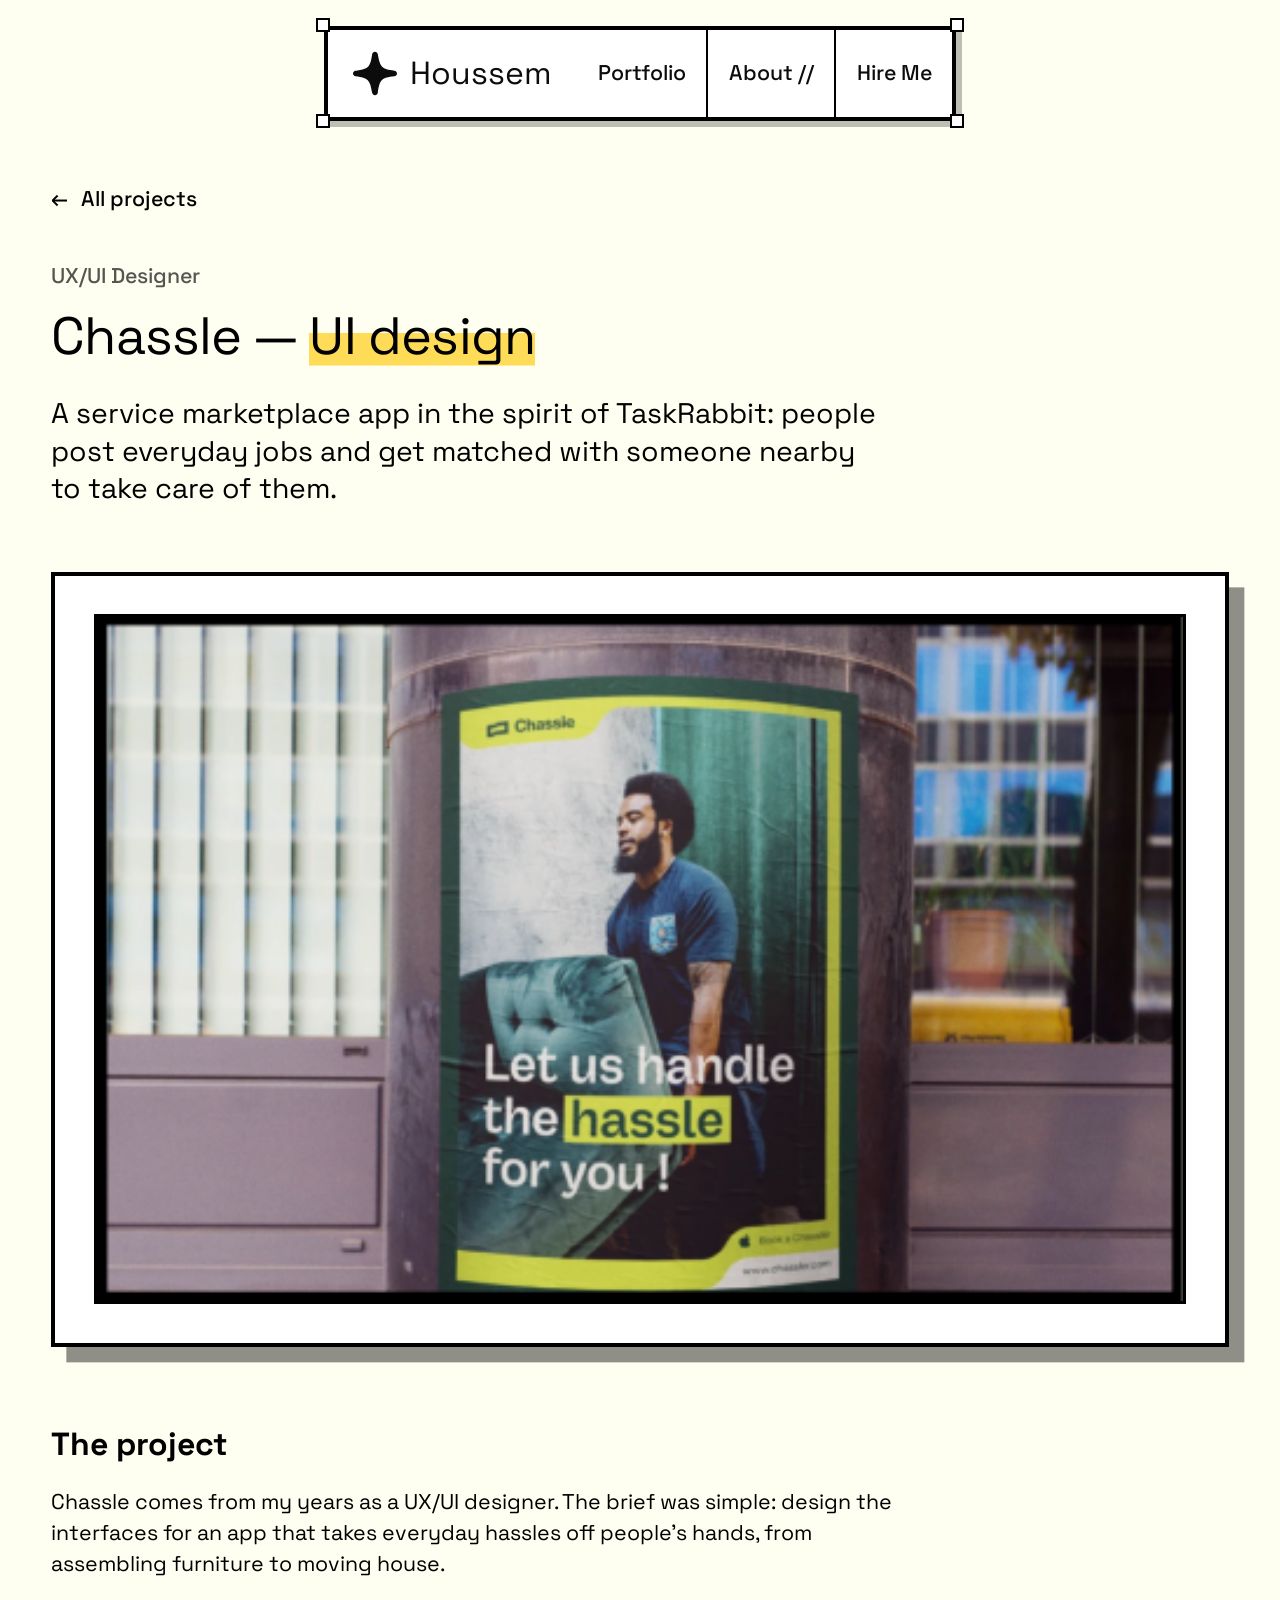
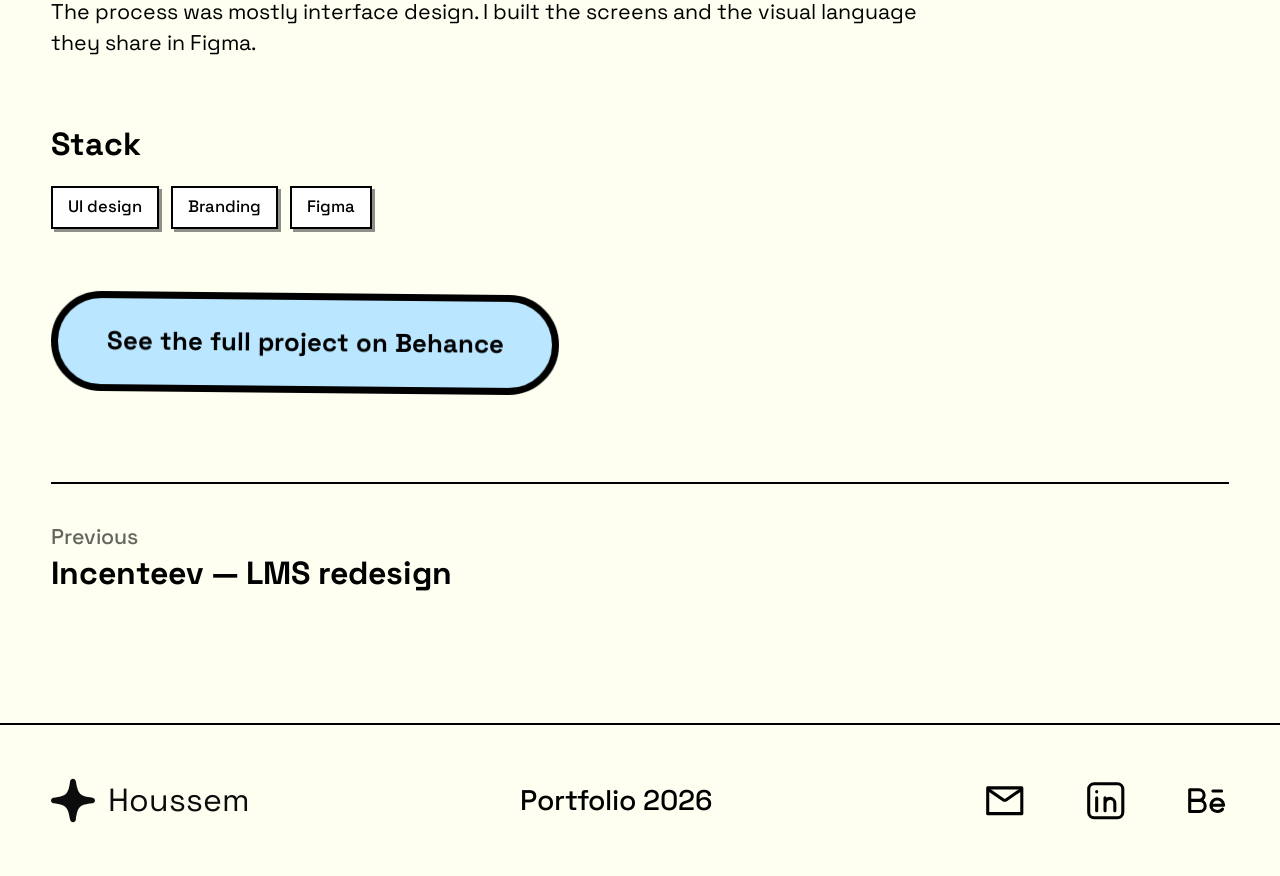
<file: work/chassle-ui-design.html>
<!doctype html>
<html lang="en">
  <head>
    <meta charset="utf-8" />
    <meta name="viewport" content="width=device-width, initial-scale=1" />
    <title>Chassle — UI design · Houssem Setti</title>
    <meta name="description" content="A service marketplace app in the spirit of TaskRabbit: people post everyday jobs and get matched with someone nearby to take care of them." />
    <meta name="theme-color" content="#fefff0" />
    <meta property="og:title" content="Chassle — UI design · Houssem Setti" />
    <meta property="og:description" content="A service marketplace app in the spirit of TaskRabbit: people post everyday jobs and get matched with someone nearby to take care of them." />
    <meta property="og:type" content="website" />
    <link rel="icon" href="../assets/svg/logo-sparkle.svg" type="image/svg+xml" />
    <link rel="preconnect" href="https://fonts.googleapis.com" />
    <link rel="preconnect" href="https://fonts.gstatic.com" crossorigin />
    <link
      href="https://fonts.googleapis.com/css2?family=Space+Grotesk:wght@300..700&display=swap"
      rel="stylesheet"
    />
    <link rel="stylesheet" href="../assets/styles.css" />
  </head>
  <body>
    <a class="skip" href="#main">Skip to content</a>

    <header class="nav-wrap">
      <nav class="nav" data-open="false">
        <span class="nav__corner nav__corner--tl" aria-hidden="true"></span>
        <span class="nav__corner nav__corner--tr" aria-hidden="true"></span>
        <span class="nav__corner nav__corner--bl" aria-hidden="true"></span>
        <span class="nav__corner nav__corner--br" aria-hidden="true"></span>

        <a class="nav__brand" href="../index.html">
          <img src="../assets/svg/logo-sparkle.svg" alt="" width="49" height="49" />
          Houssem
        </a>

        <button class="nav__toggle" type="button" aria-expanded="false" aria-label="Menu">
          <span></span><span></span><span></span>
        </button>

        <ul class="nav__list">
          <li><a class="nav__link" href="../index.html#work"><span>Portfolio</span></a></li>
          <li><a class="nav__link" href="../index.html#about"><span>About //</span></a></li>
          <li><a class="nav__link" href="../index.html#contact"><span>Hire Me</span></a></li>
          <span class="nav__marker" aria-hidden="true"></span>
        </ul>
      </nav>
    </header>

    <main id="main">

      <div class="section work-page shell">
        <a class="back" href="../index.html#work">All projects</a>

        <header class="work-hero">
          <p class="work-hero__eyebrow">UX/UI Designer</p>
          <h1 class="work-hero__title">Chassle — <mark>UI design</mark></h1>
          <p class="work-hero__summary">A service marketplace app in the spirit of TaskRabbit: people post everyday jobs and get matched with someone nearby to take care of them.</p>
        </header>

        <figure class="work-shot reveal">
          <img src="../assets/img/work-chassle-ui-design.png" alt="Chassle — UI design" width="464" height="293" />
        </figure>


        <div class="work-body">
          <section class="work-section reveal">
            <h2 class="work-section__heading">The project</h2>
            <p>Chassle comes from my years as a UX/UI designer. The brief was simple: design the interfaces for an app that takes everyday hassles off people’s hands, from assembling furniture to moving house.</p>
            <p>The process was mostly interface design. I built the screens and the visual language they share in Figma.</p>
          </section>

          <section class="work-section reveal">
            <h2 class="work-section__heading">Stack</h2>
            <ul class="chips">
              <li class="chip">UI design</li>
              <li class="chip">Branding</li>
              <li class="chip">Figma</li>
            </ul>
          </section>

          <p class="work-link reveal">
            <a class="btn" href="https://www.behance.net/gallery/179997779/Chassle-Brand-Identity-by-Falta-Studio" target="_blank" rel="noreferrer noopener">See the full project on Behance</a>
          </p>
        </div>

        <nav class="work-nav">
          <a class="work-nav__link" href="incenteev-lms-feature.html"><small>Previous</small>Incenteev — LMS redesign</a>
          <span></span>
        </nav>
      </div>
    </main>

    <footer class="footer">
      <div class="shell footer__row">
        <a class="nav__brand" href="../index.html" style="padding:0">
          <img src="../assets/svg/logo-sparkle.svg" alt="" width="49" height="49" />
          Houssem
        </a>
        <p class="footer__line">Portfolio 2026</p>
        <div class="footer__social">
          <a class="social" href="mailto:houssemsetties@gmail.com">
            <span class="visually-hidden">Email</span>
            <svg viewBox="0 0 24 24" fill="none" stroke="currentColor" stroke-width="1.7" stroke-linecap="round" stroke-linejoin="round" aria-hidden="true"><path d="M2.6 4.9h18.8v14.2H2.6z" /><path d="m3.2 6 7.9 5.4a1.6 1.6 0 0 0 1.8 0L20.8 6" /></svg>
          </a>
          <a class="social" href="https://www.linkedin.com/in/houssem-setti/" target="_blank" rel="noreferrer noopener">
            <span class="visually-hidden">LinkedIn</span>
            <svg viewBox="0 0 24 24" fill="none" stroke="currentColor" stroke-width="1.7" stroke-linecap="round" stroke-linejoin="round" aria-hidden="true"><rect x="2.6" y="2.6" width="18.8" height="18.8" rx="3" /><path d="M7 10.4v7.1M7 6.9v.2M11.6 17.5v-4.1a2.7 2.7 0 0 1 5.4 0v4.1M11.6 10.4v7.1" /></svg>
          </a>
          <a class="social" href="https://www.behance.net/houssemsetti" target="_blank" rel="noreferrer noopener">
            <span class="visually-hidden">Behance</span>
            <svg viewBox="0 0 24 24" fill="none" stroke="currentColor" stroke-width="1.7" stroke-linecap="round" stroke-linejoin="round" aria-hidden="true"><path d="M2.6 5.9h5a2.9 2.9 0 0 1 0 5.9h-5zM2.6 11.8h5.5a3 3 0 0 1 0 6.1H2.6zM14.3 14.5h7a3.5 3.5 0 1 0-7 0c0 2 1.4 3.4 3.5 3.4 1.3 0 2.3-.4 2.9-1.3M15.4 6.6h4.8" /></svg>
          </a>
        </div>
      </div>
    </footer>

    <script src="../assets/main.js" defer></script>
  </body>
</html>
</file>
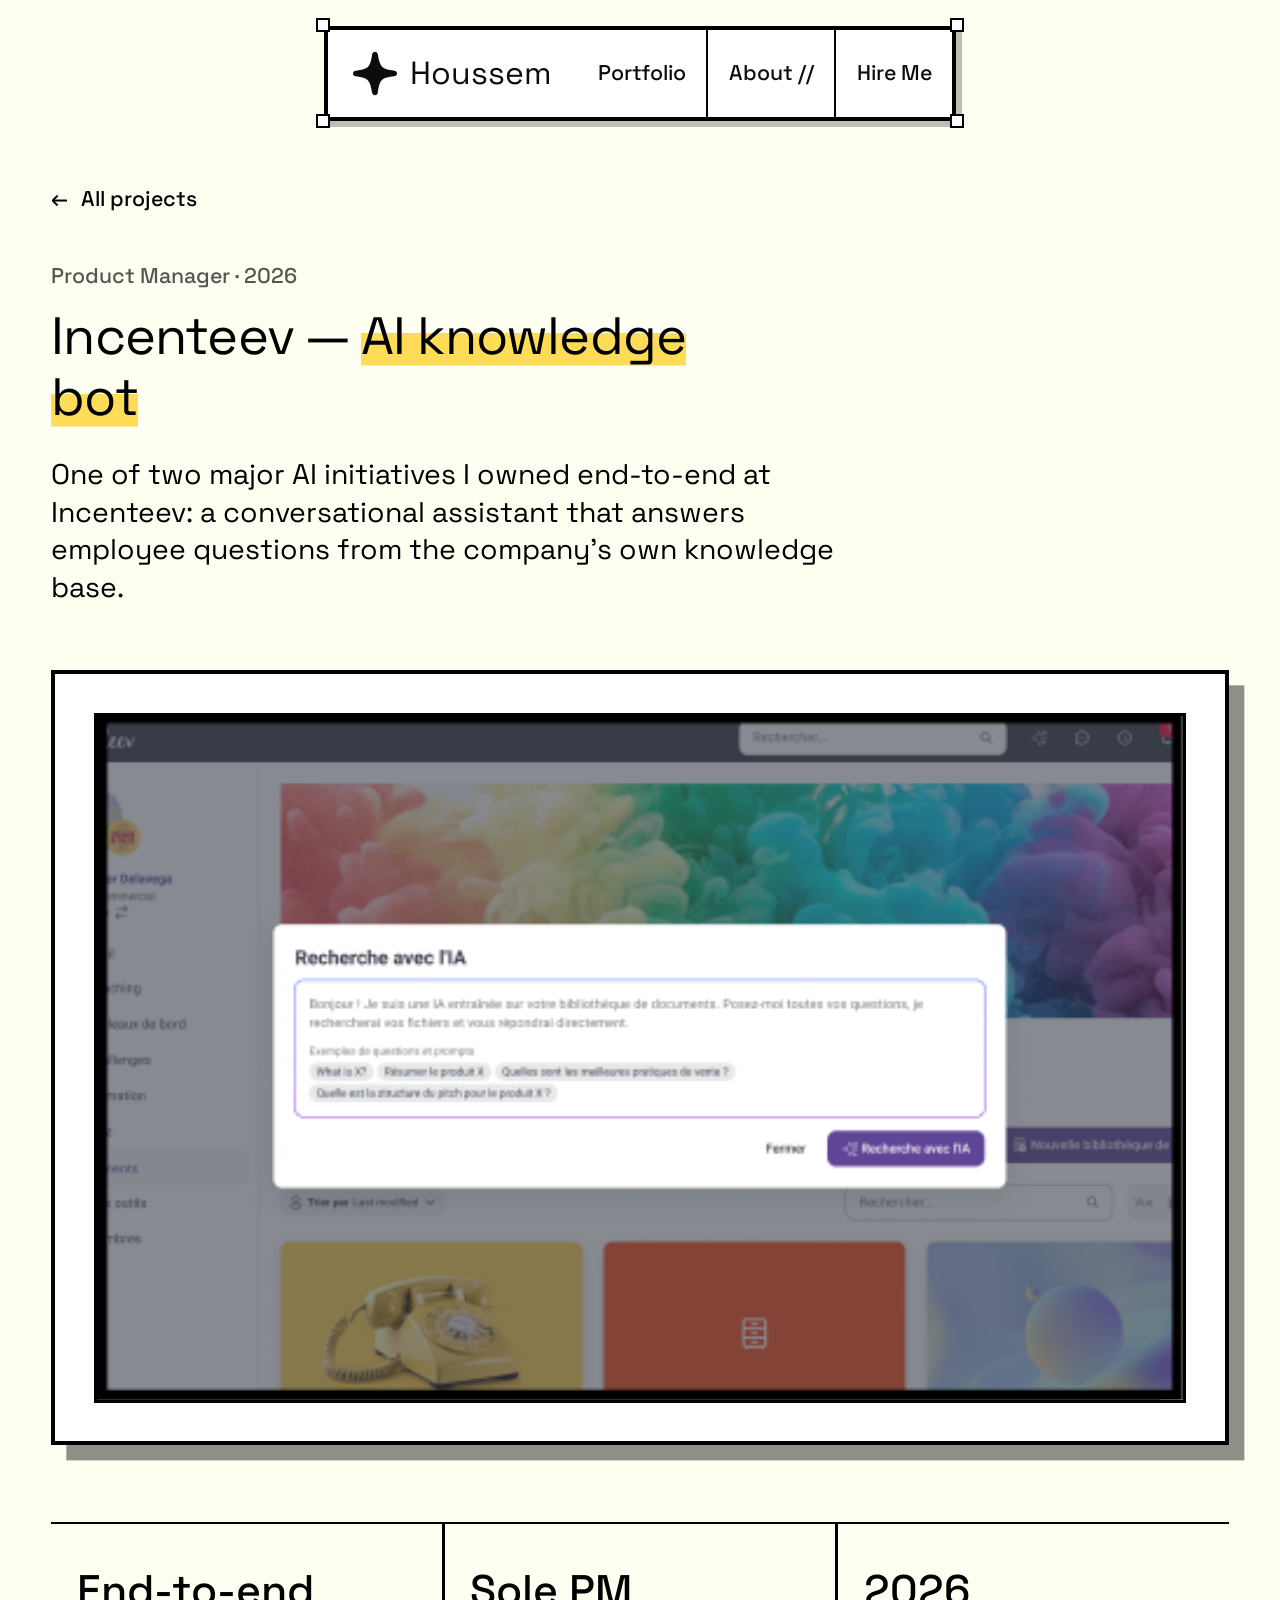
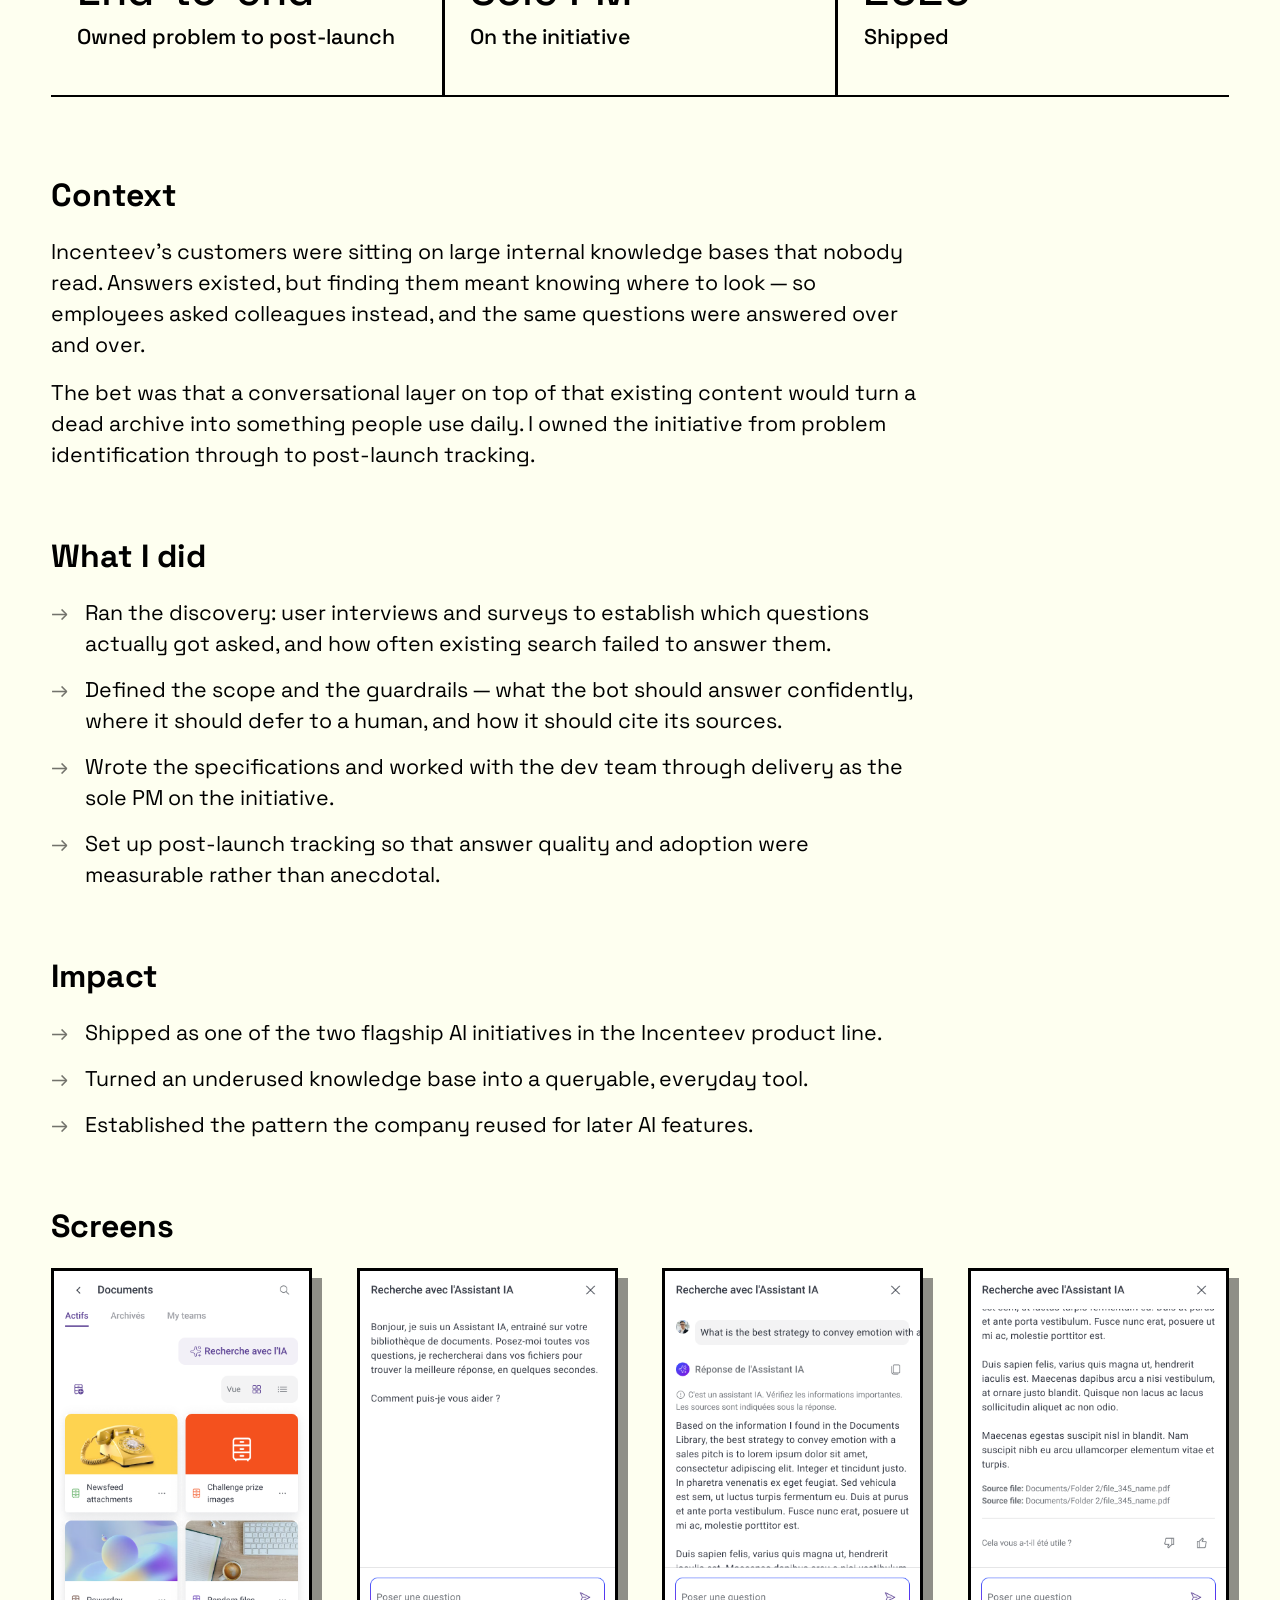
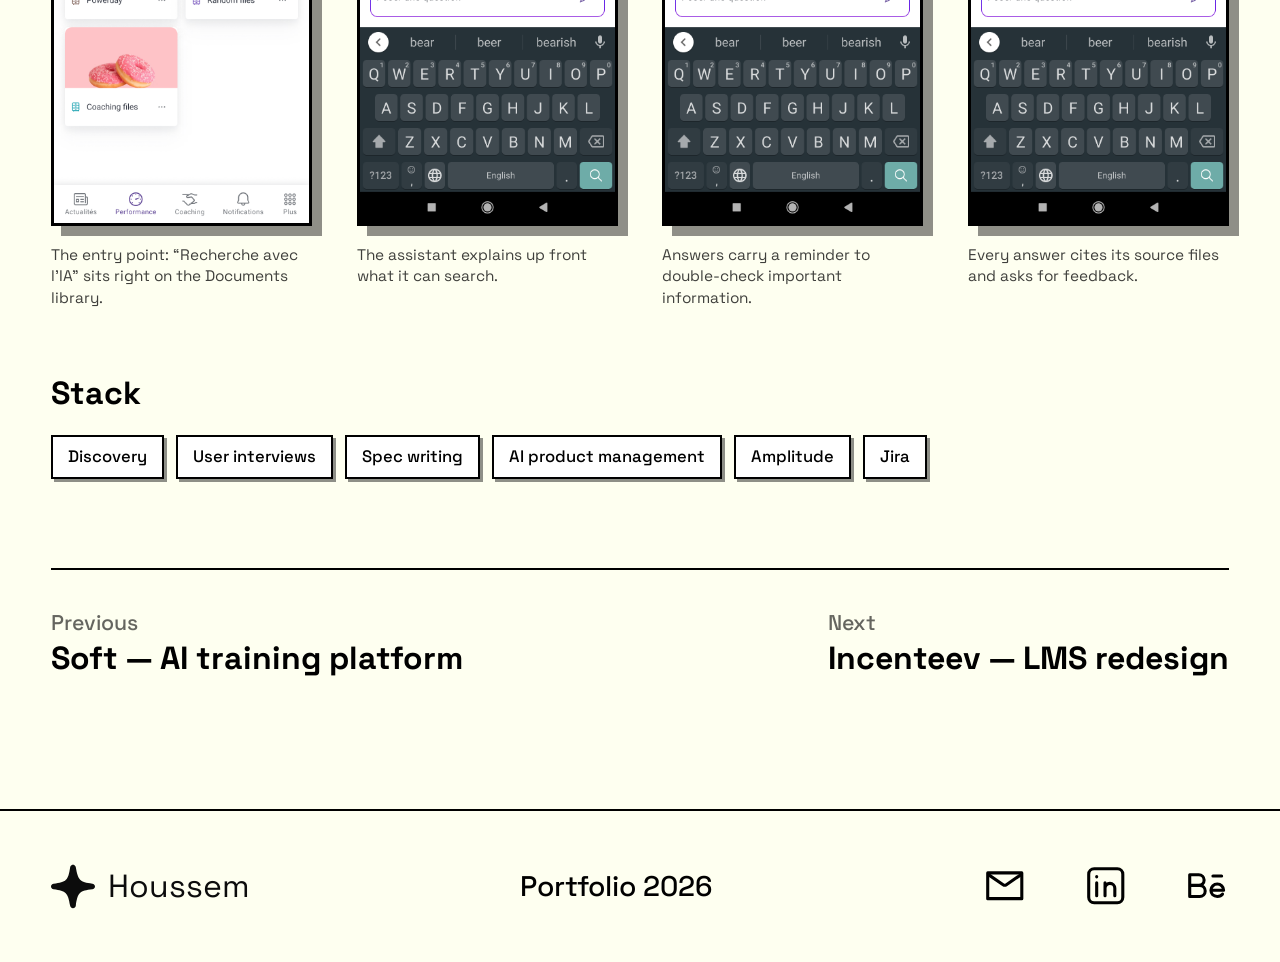
<file: work/incenteev-ai-knowledge-bot.html>
<!doctype html>
<html lang="en">
  <head>
    <meta charset="utf-8" />
    <meta name="viewport" content="width=device-width, initial-scale=1" />
    <title>Incenteev — AI knowledge bot · Houssem Setti</title>
    <meta name="description" content="One of two major AI initiatives I owned end-to-end at Incenteev: a conversational assistant that answers employee questions from the company’s own knowledge base." />
    <meta name="theme-color" content="#fefff0" />
    <meta property="og:title" content="Incenteev — AI knowledge bot · Houssem Setti" />
    <meta property="og:description" content="One of two major AI initiatives I owned end-to-end at Incenteev: a conversational assistant that answers employee questions from the company’s own knowledge base." />
    <meta property="og:type" content="website" />
    <link rel="icon" href="../assets/svg/logo-sparkle.svg" type="image/svg+xml" />
    <link rel="preconnect" href="https://fonts.googleapis.com" />
    <link rel="preconnect" href="https://fonts.gstatic.com" crossorigin />
    <link
      href="https://fonts.googleapis.com/css2?family=Space+Grotesk:wght@300..700&display=swap"
      rel="stylesheet"
    />
    <link rel="stylesheet" href="../assets/styles.css" />
  </head>
  <body>
    <a class="skip" href="#main">Skip to content</a>

    <header class="nav-wrap">
      <nav class="nav" data-open="false">
        <span class="nav__corner nav__corner--tl" aria-hidden="true"></span>
        <span class="nav__corner nav__corner--tr" aria-hidden="true"></span>
        <span class="nav__corner nav__corner--bl" aria-hidden="true"></span>
        <span class="nav__corner nav__corner--br" aria-hidden="true"></span>

        <a class="nav__brand" href="../index.html">
          <img src="../assets/svg/logo-sparkle.svg" alt="" width="49" height="49" />
          Houssem
        </a>

        <button class="nav__toggle" type="button" aria-expanded="false" aria-label="Menu">
          <span></span><span></span><span></span>
        </button>

        <ul class="nav__list">
          <li><a class="nav__link" href="../index.html#work"><span>Portfolio</span></a></li>
          <li><a class="nav__link" href="../index.html#about"><span>About //</span></a></li>
          <li><a class="nav__link" href="../index.html#contact"><span>Hire Me</span></a></li>
          <span class="nav__marker" aria-hidden="true"></span>
        </ul>
      </nav>
    </header>

    <main id="main">

      <div class="section work-page shell">
        <a class="back" href="../index.html#work">All projects</a>

        <header class="work-hero">
          <p class="work-hero__eyebrow">Product Manager · 2026</p>
          <h1 class="work-hero__title">Incenteev — <mark>AI knowledge bot</mark></h1>
          <p class="work-hero__summary">One of two major AI initiatives I owned end-to-end at Incenteev: a conversational assistant that answers employee questions from the company’s own knowledge base.</p>
        </header>

        <figure class="work-shot reveal">
          <img src="../assets/img/work-incenteev-ai-knowledge-bot.png" alt="Incenteev — AI knowledge bot" width="464" height="293" />
        </figure>


        <div class="work-stats reveal">
          <div class="cell">
            <strong class="stat__value">End-to-end</strong>
            <span class="stat__label">Owned problem to post-launch</span>
          </div>
          <div class="cell">
            <strong class="stat__value">Sole PM</strong>
            <span class="stat__label">On the initiative</span>
          </div>
          <div class="cell">
            <strong class="stat__value">2026</strong>
            <span class="stat__label">Shipped</span>
          </div>
        </div>
        <div class="work-body">
          <section class="work-section reveal">
            <h2 class="work-section__heading">Context</h2>
            <p>Incenteev’s customers were sitting on large internal knowledge bases that nobody read. Answers existed, but finding them meant knowing where to look — so employees asked colleagues instead, and the same questions were answered over and over.</p>
            <p>The bet was that a conversational layer on top of that existing content would turn a dead archive into something people use daily. I owned the initiative from problem identification through to post-launch tracking.</p>
          </section>
          <section class="work-section reveal">
            <h2 class="work-section__heading">What I did</h2>
            <ul>
              <li>Ran the discovery: user interviews and surveys to establish which questions actually got asked, and how often existing search failed to answer them.</li>
              <li>Defined the scope and the guardrails — what the bot should answer confidently, where it should defer to a human, and how it should cite its sources.</li>
              <li>Wrote the specifications and worked with the dev team through delivery as the sole PM on the initiative.</li>
              <li>Set up post-launch tracking so that answer quality and adoption were measurable rather than anecdotal.</li>
            </ul>
          </section>
          <section class="work-section reveal">
            <h2 class="work-section__heading">Impact</h2>
            <ul>
              <li>Shipped as one of the two flagship AI initiatives in the Incenteev product line.</li>
              <li>Turned an underused knowledge base into a queryable, everyday tool.</li>
              <li>Established the pattern the company reused for later AI features.</li>
            </ul>
          </section>

          <section class="work-section reveal">
            <h2 class="work-section__heading">Screens</h2>
            <div class="gallery gallery--phone">
              <figure class="gallery__item">
                <img src="../assets/img/knowledge-bot/entry-point.png" alt="The entry point: “Recherche avec l’IA” sits right on the Documents library." loading="lazy" />
                <figcaption>The entry point: “Recherche avec l’IA” sits right on the Documents library.</figcaption>
              </figure>
              <figure class="gallery__item">
                <img src="../assets/img/knowledge-bot/welcome.png" alt="The assistant explains up front what it can search." loading="lazy" />
                <figcaption>The assistant explains up front what it can search.</figcaption>
              </figure>
              <figure class="gallery__item">
                <img src="../assets/img/knowledge-bot/answer.png" alt="Answers carry a reminder to double-check important information." loading="lazy" />
                <figcaption>Answers carry a reminder to double-check important information.</figcaption>
              </figure>
              <figure class="gallery__item">
                <img src="../assets/img/knowledge-bot/sources.png" alt="Every answer cites its source files and asks for feedback." loading="lazy" />
                <figcaption>Every answer cites its source files and asks for feedback.</figcaption>
              </figure>
            </div>
          </section>

          <section class="work-section reveal">
            <h2 class="work-section__heading">Stack</h2>
            <ul class="chips">
              <li class="chip">Discovery</li>
              <li class="chip">User interviews</li>
              <li class="chip">Spec writing</li>
              <li class="chip">AI product management</li>
              <li class="chip">Amplitude</li>
              <li class="chip">Jira</li>
            </ul>
          </section>
        </div>

        <nav class="work-nav">
          <a class="work-nav__link" href="soft-ai-training-platform.html"><small>Previous</small>Soft — AI training platform</a>
          <a class="work-nav__link" href="incenteev-lms-feature.html"><small>Next</small>Incenteev — LMS redesign</a>
        </nav>
      </div>
    </main>

    <footer class="footer">
      <div class="shell footer__row">
        <a class="nav__brand" href="../index.html" style="padding:0">
          <img src="../assets/svg/logo-sparkle.svg" alt="" width="49" height="49" />
          Houssem
        </a>
        <p class="footer__line">Portfolio 2026</p>
        <div class="footer__social">
          <a class="social" href="mailto:houssemsetties@gmail.com">
            <span class="visually-hidden">Email</span>
            <svg viewBox="0 0 24 24" fill="none" stroke="currentColor" stroke-width="1.7" stroke-linecap="round" stroke-linejoin="round" aria-hidden="true"><path d="M2.6 4.9h18.8v14.2H2.6z" /><path d="m3.2 6 7.9 5.4a1.6 1.6 0 0 0 1.8 0L20.8 6" /></svg>
          </a>
          <a class="social" href="https://www.linkedin.com/in/houssem-setti/" target="_blank" rel="noreferrer noopener">
            <span class="visually-hidden">LinkedIn</span>
            <svg viewBox="0 0 24 24" fill="none" stroke="currentColor" stroke-width="1.7" stroke-linecap="round" stroke-linejoin="round" aria-hidden="true"><rect x="2.6" y="2.6" width="18.8" height="18.8" rx="3" /><path d="M7 10.4v7.1M7 6.9v.2M11.6 17.5v-4.1a2.7 2.7 0 0 1 5.4 0v4.1M11.6 10.4v7.1" /></svg>
          </a>
          <a class="social" href="https://www.behance.net/houssemsetti" target="_blank" rel="noreferrer noopener">
            <span class="visually-hidden">Behance</span>
            <svg viewBox="0 0 24 24" fill="none" stroke="currentColor" stroke-width="1.7" stroke-linecap="round" stroke-linejoin="round" aria-hidden="true"><path d="M2.6 5.9h5a2.9 2.9 0 0 1 0 5.9h-5zM2.6 11.8h5.5a3 3 0 0 1 0 6.1H2.6zM14.3 14.5h7a3.5 3.5 0 1 0-7 0c0 2 1.4 3.4 3.5 3.4 1.3 0 2.3-.4 2.9-1.3M15.4 6.6h4.8" /></svg>
          </a>
        </div>
      </div>
    </footer>

    <script src="../assets/main.js" defer></script>
  </body>
</html>
</file>
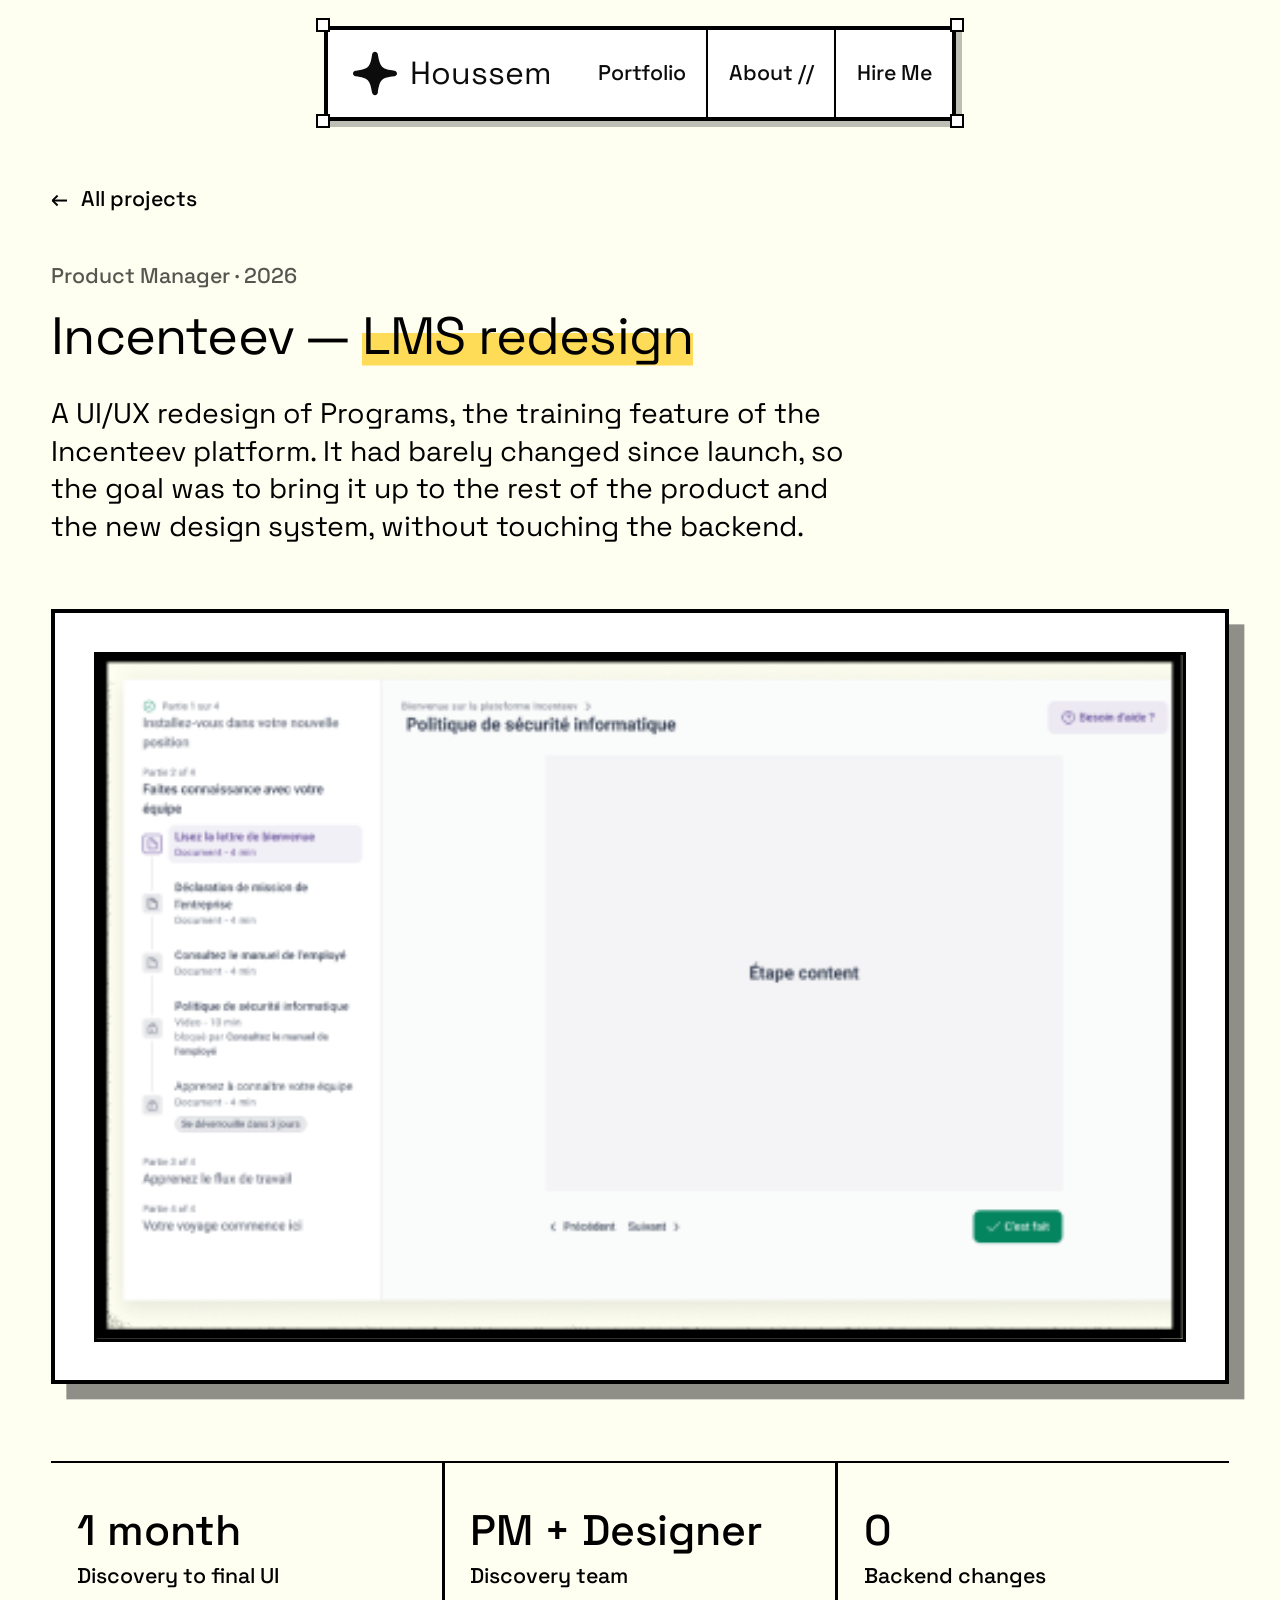
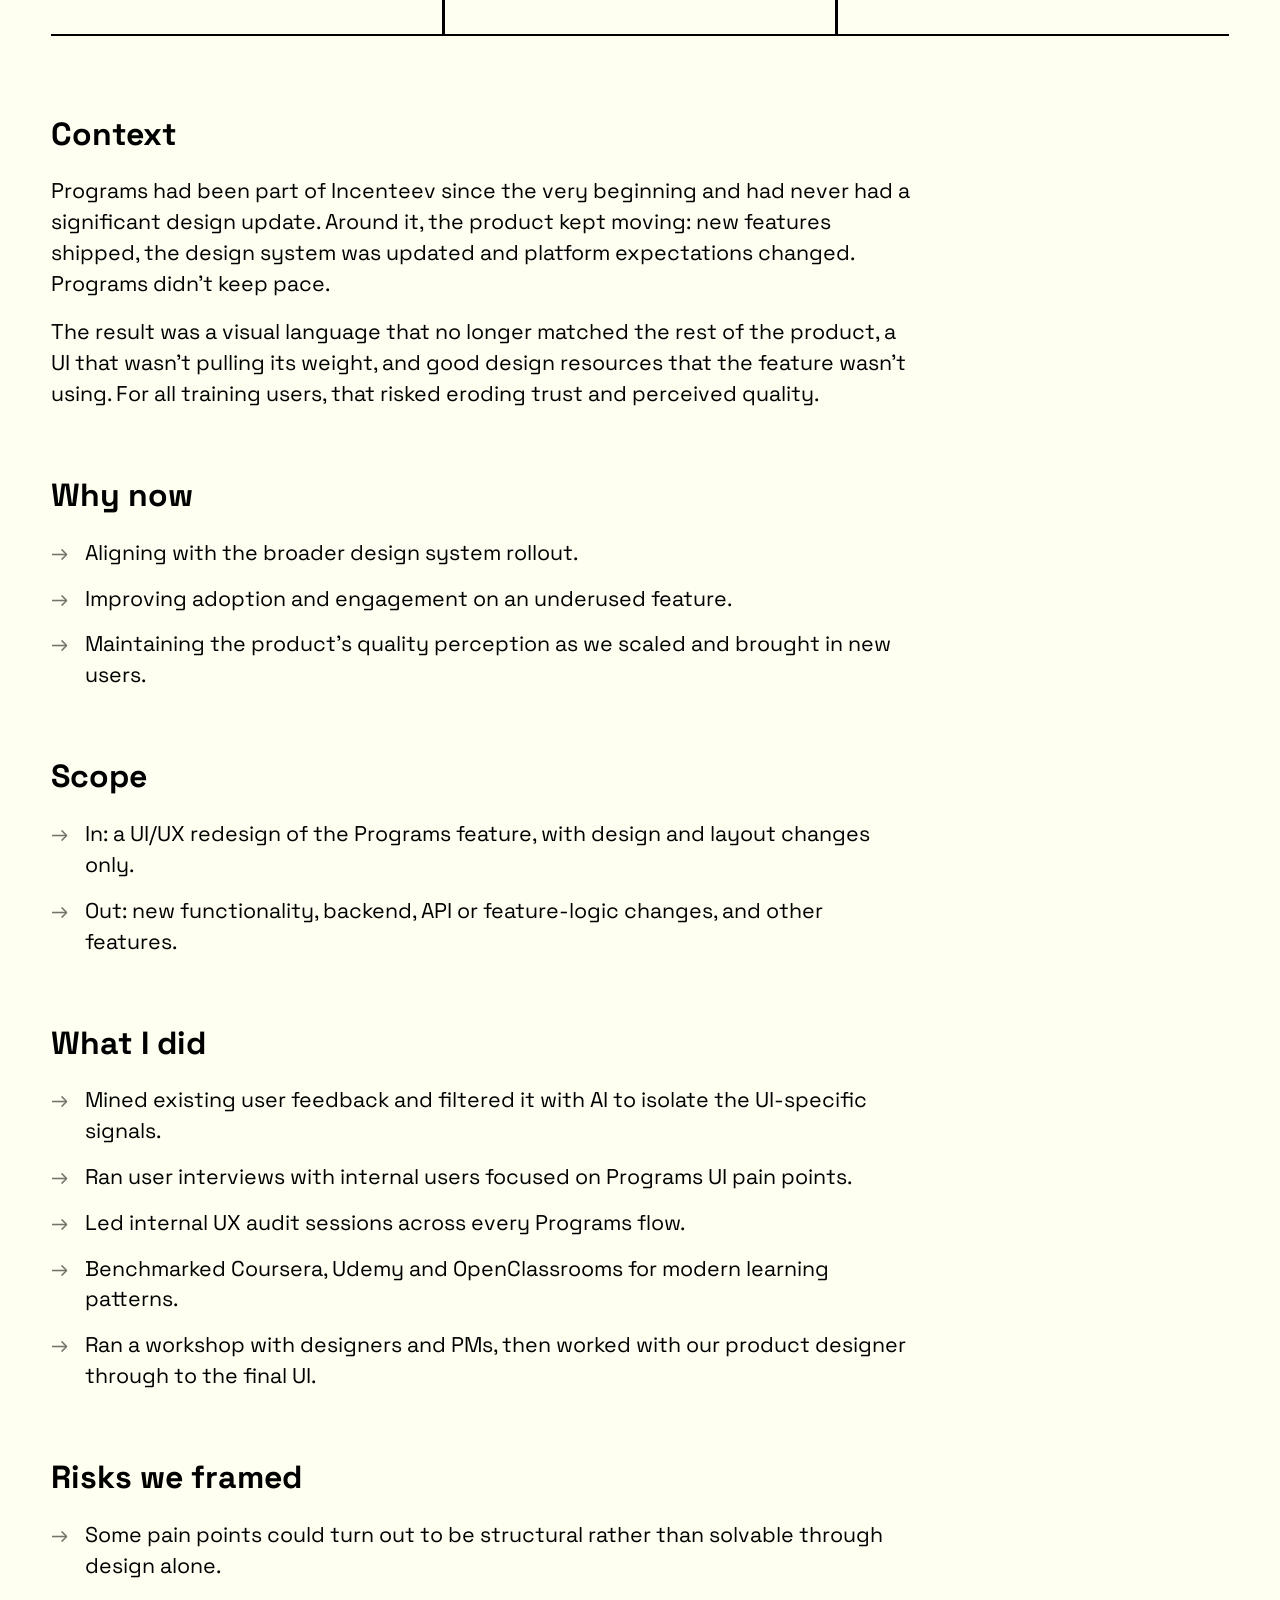
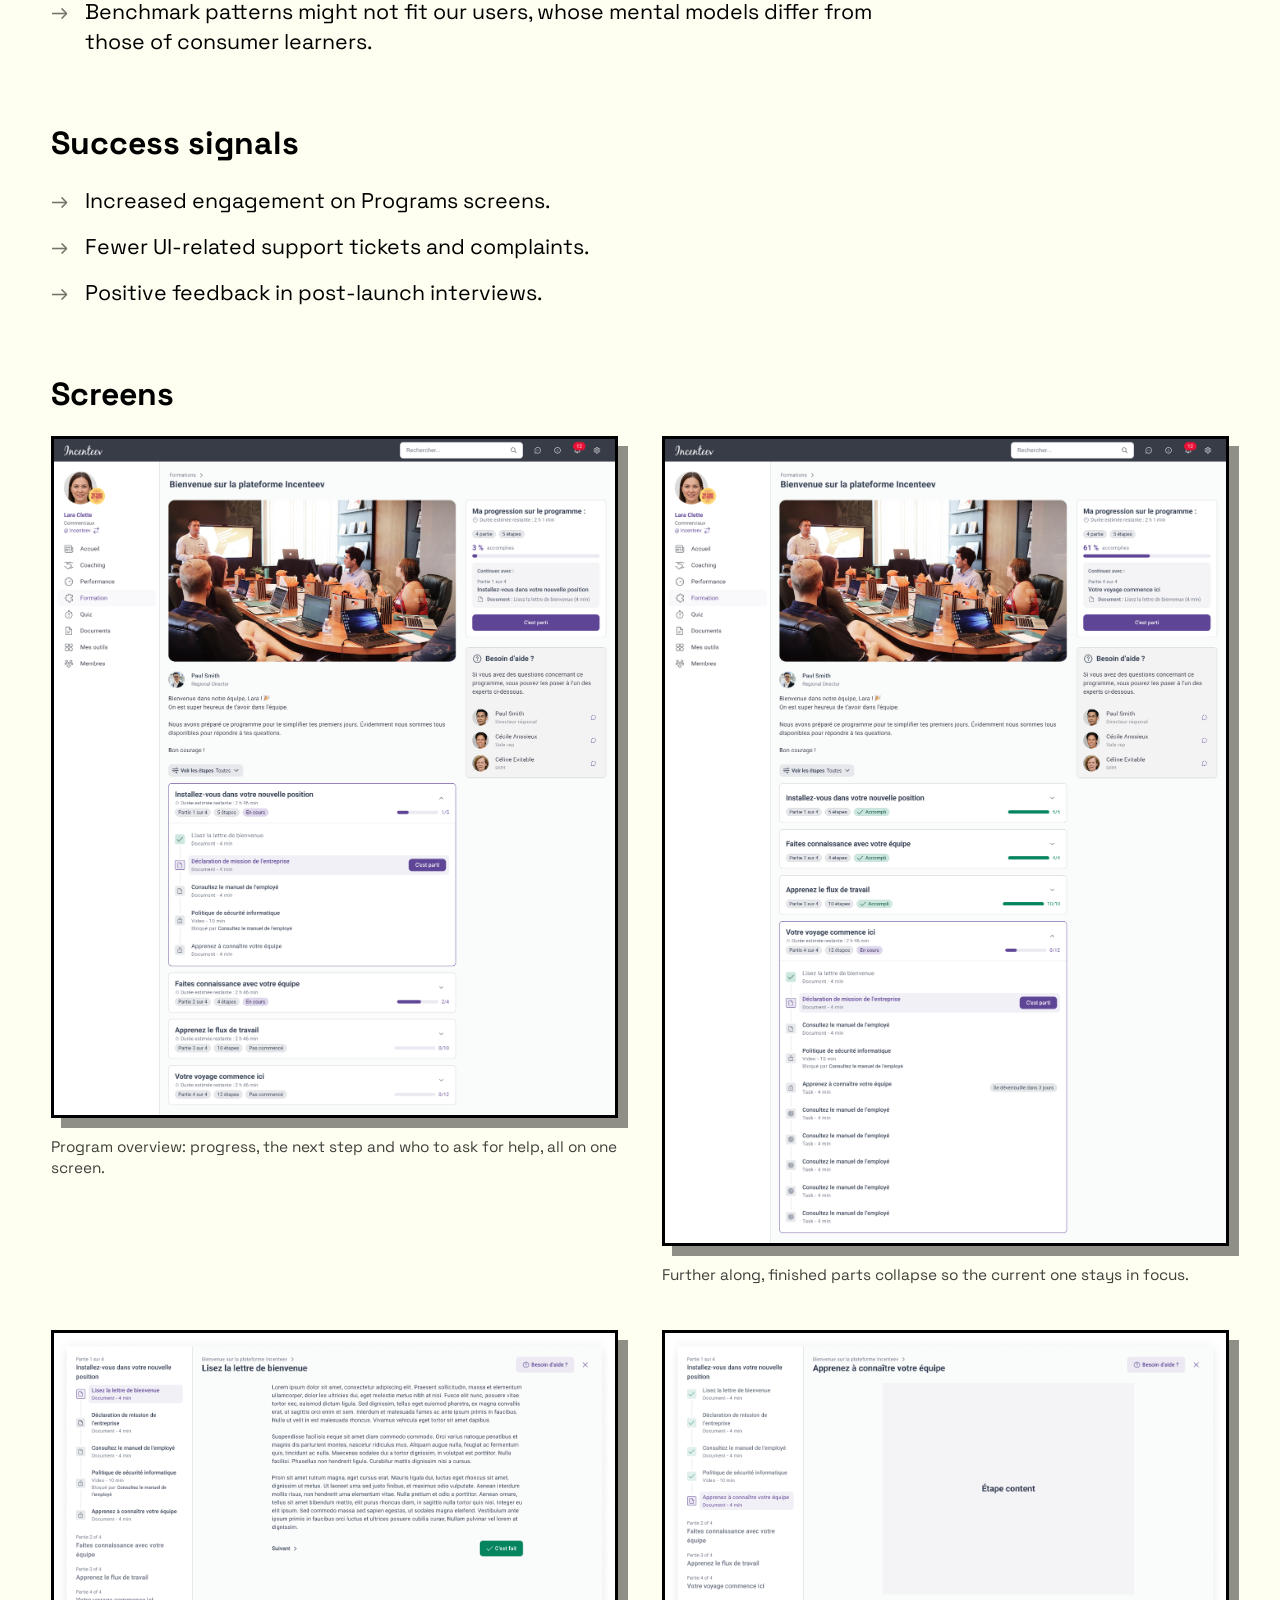
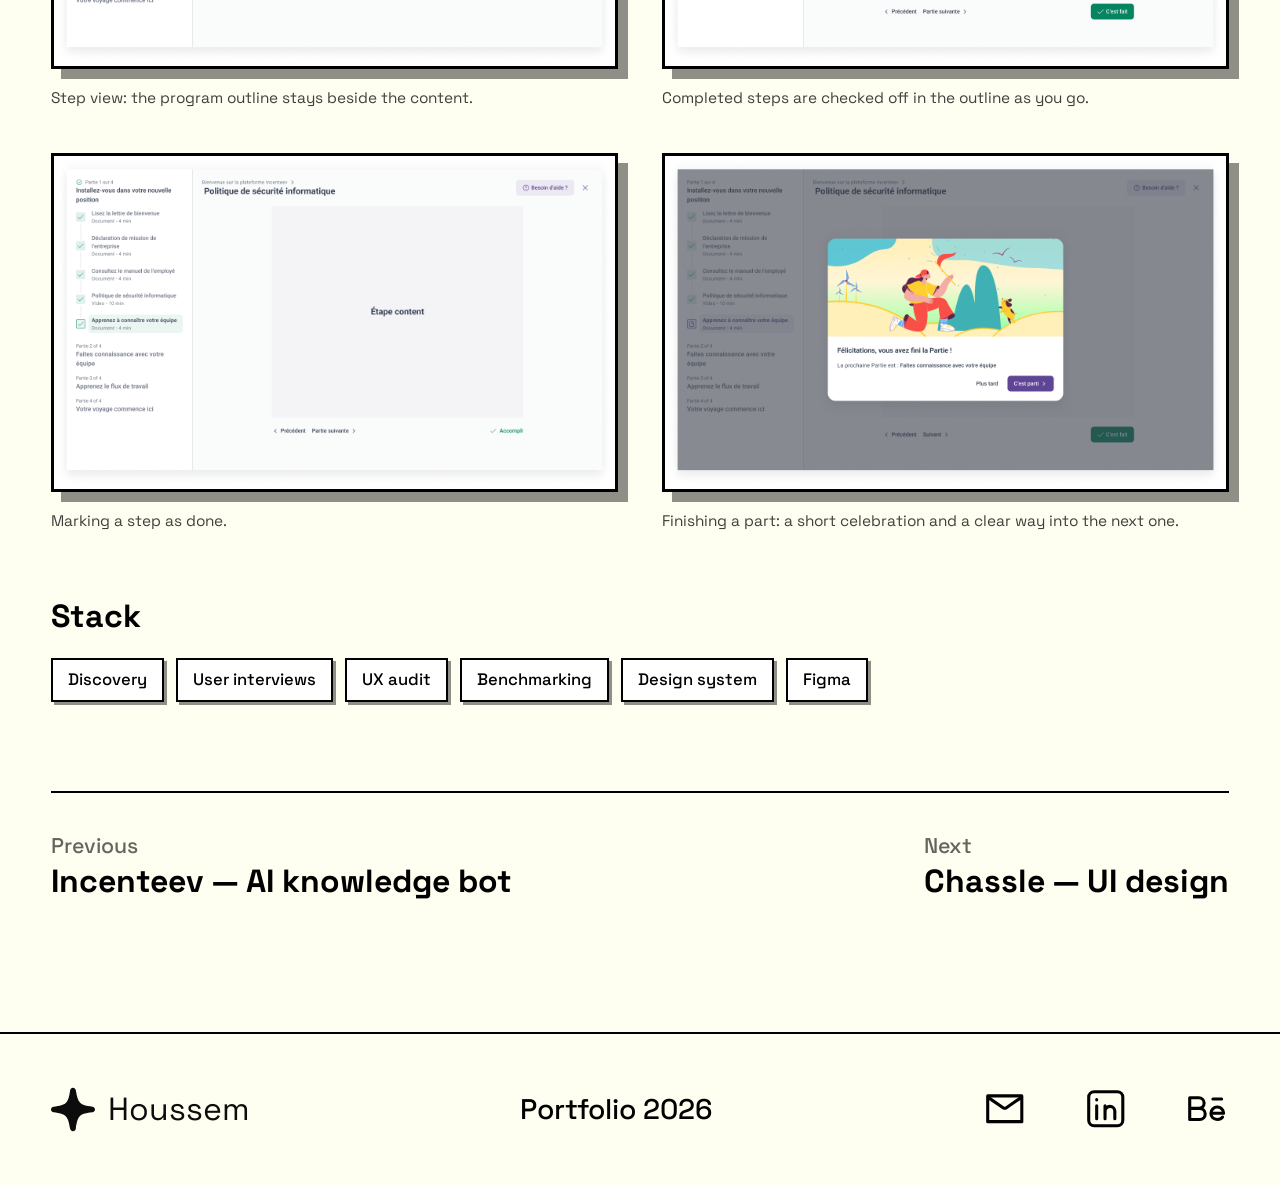
<file: work/incenteev-lms-feature.html>
<!doctype html>
<html lang="en">
  <head>
    <meta charset="utf-8" />
    <meta name="viewport" content="width=device-width, initial-scale=1" />
    <title>Incenteev — LMS redesign · Houssem Setti</title>
    <meta name="description" content="A UI/UX redesign of Programs, the training feature of the Incenteev platform. It had barely changed since launch, so the goal was to bring it up to the rest of the product and the new design system, without touching the backend." />
    <meta name="theme-color" content="#fefff0" />
    <meta property="og:title" content="Incenteev — LMS redesign · Houssem Setti" />
    <meta property="og:description" content="A UI/UX redesign of Programs, the training feature of the Incenteev platform. It had barely changed since launch, so the goal was to bring it up to the rest of the product and the new design system, without touching the backend." />
    <meta property="og:type" content="website" />
    <link rel="icon" href="../assets/svg/logo-sparkle.svg" type="image/svg+xml" />
    <link rel="preconnect" href="https://fonts.googleapis.com" />
    <link rel="preconnect" href="https://fonts.gstatic.com" crossorigin />
    <link
      href="https://fonts.googleapis.com/css2?family=Space+Grotesk:wght@300..700&display=swap"
      rel="stylesheet"
    />
    <link rel="stylesheet" href="../assets/styles.css" />
  </head>
  <body>
    <a class="skip" href="#main">Skip to content</a>

    <header class="nav-wrap">
      <nav class="nav" data-open="false">
        <span class="nav__corner nav__corner--tl" aria-hidden="true"></span>
        <span class="nav__corner nav__corner--tr" aria-hidden="true"></span>
        <span class="nav__corner nav__corner--bl" aria-hidden="true"></span>
        <span class="nav__corner nav__corner--br" aria-hidden="true"></span>

        <a class="nav__brand" href="../index.html">
          <img src="../assets/svg/logo-sparkle.svg" alt="" width="49" height="49" />
          Houssem
        </a>

        <button class="nav__toggle" type="button" aria-expanded="false" aria-label="Menu">
          <span></span><span></span><span></span>
        </button>

        <ul class="nav__list">
          <li><a class="nav__link" href="../index.html#work"><span>Portfolio</span></a></li>
          <li><a class="nav__link" href="../index.html#about"><span>About //</span></a></li>
          <li><a class="nav__link" href="../index.html#contact"><span>Hire Me</span></a></li>
          <span class="nav__marker" aria-hidden="true"></span>
        </ul>
      </nav>
    </header>

    <main id="main">

      <div class="section work-page shell">
        <a class="back" href="../index.html#work">All projects</a>

        <header class="work-hero">
          <p class="work-hero__eyebrow">Product Manager · 2026</p>
          <h1 class="work-hero__title">Incenteev — <mark>LMS redesign</mark></h1>
          <p class="work-hero__summary">A UI/UX redesign of Programs, the training feature of the Incenteev platform. It had barely changed since launch, so the goal was to bring it up to the rest of the product and the new design system, without touching the backend.</p>
        </header>

        <figure class="work-shot reveal">
          <img src="../assets/img/work-incenteev-lms-feature.png" alt="Incenteev — LMS redesign" width="464" height="293" />
        </figure>


        <div class="work-stats reveal">
          <div class="cell">
            <strong class="stat__value">1 month</strong>
            <span class="stat__label">Discovery to final UI</span>
          </div>
          <div class="cell">
            <strong class="stat__value">PM + Designer</strong>
            <span class="stat__label">Discovery team</span>
          </div>
          <div class="cell">
            <strong class="stat__value">0</strong>
            <span class="stat__label">Backend changes</span>
          </div>
        </div>
        <div class="work-body">
          <section class="work-section reveal">
            <h2 class="work-section__heading">Context</h2>
            <p>Programs had been part of Incenteev since the very beginning and had never had a significant design update. Around it, the product kept moving: new features shipped, the design system was updated and platform expectations changed. Programs didn’t keep pace.</p>
            <p>The result was a visual language that no longer matched the rest of the product, a UI that wasn’t pulling its weight, and good design resources that the feature wasn’t using. For all training users, that risked eroding trust and perceived quality.</p>
          </section>
          <section class="work-section reveal">
            <h2 class="work-section__heading">Why now</h2>
            <ul>
              <li>Aligning with the broader design system rollout.</li>
              <li>Improving adoption and engagement on an underused feature.</li>
              <li>Maintaining the product’s quality perception as we scaled and brought in new users.</li>
            </ul>
          </section>
          <section class="work-section reveal">
            <h2 class="work-section__heading">Scope</h2>
            <ul>
              <li>In: a UI/UX redesign of the Programs feature, with design and layout changes only.</li>
              <li>Out: new functionality, backend, API or feature-logic changes, and other features.</li>
            </ul>
          </section>
          <section class="work-section reveal">
            <h2 class="work-section__heading">What I did</h2>
            <ul>
              <li>Mined existing user feedback and filtered it with AI to isolate the UI-specific signals.</li>
              <li>Ran user interviews with internal users focused on Programs UI pain points.</li>
              <li>Led internal UX audit sessions across every Programs flow.</li>
              <li>Benchmarked Coursera, Udemy and OpenClassrooms for modern learning patterns.</li>
              <li>Ran a workshop with designers and PMs, then worked with our product designer through to the final UI.</li>
            </ul>
          </section>
          <section class="work-section reveal">
            <h2 class="work-section__heading">Risks we framed</h2>
            <ul>
              <li>Some pain points could turn out to be structural rather than solvable through design alone.</li>
              <li>Benchmark patterns might not fit our users, whose mental models differ from those of consumer learners.</li>
            </ul>
          </section>
          <section class="work-section reveal">
            <h2 class="work-section__heading">Success signals</h2>
            <ul>
              <li>Increased engagement on Programs screens.</li>
              <li>Fewer UI-related support tickets and complaints.</li>
              <li>Positive feedback in post-launch interviews.</li>
            </ul>
          </section>

          <section class="work-section reveal">
            <h2 class="work-section__heading">Screens</h2>
            <div class="gallery gallery--wide">
              <figure class="gallery__item">
                <img src="../assets/img/lms/program-overview.png" alt="Program overview: progress, the next step and who to ask for help, all on one screen." loading="lazy" />
                <figcaption>Program overview: progress, the next step and who to ask for help, all on one screen.</figcaption>
              </figure>
              <figure class="gallery__item">
                <img src="../assets/img/lms/program-overview-progress.png" alt="Further along, finished parts collapse so the current one stays in focus." loading="lazy" />
                <figcaption>Further along, finished parts collapse so the current one stays in focus.</figcaption>
              </figure>
              <figure class="gallery__item">
                <img src="../assets/img/lms/step-document.png" alt="Step view: the program outline stays beside the content." loading="lazy" />
                <figcaption>Step view: the program outline stays beside the content.</figcaption>
              </figure>
              <figure class="gallery__item">
                <img src="../assets/img/lms/step-current.png" alt="Completed steps are checked off in the outline as you go." loading="lazy" />
                <figcaption>Completed steps are checked off in the outline as you go.</figcaption>
              </figure>
              <figure class="gallery__item">
                <img src="../assets/img/lms/step-done.png" alt="Marking a step as done." loading="lazy" />
                <figcaption>Marking a step as done.</figcaption>
              </figure>
              <figure class="gallery__item">
                <img src="../assets/img/lms/part-complete.png" alt="Finishing a part: a short celebration and a clear way into the next one." loading="lazy" />
                <figcaption>Finishing a part: a short celebration and a clear way into the next one.</figcaption>
              </figure>
            </div>
          </section>

          <section class="work-section reveal">
            <h2 class="work-section__heading">Stack</h2>
            <ul class="chips">
              <li class="chip">Discovery</li>
              <li class="chip">User interviews</li>
              <li class="chip">UX audit</li>
              <li class="chip">Benchmarking</li>
              <li class="chip">Design system</li>
              <li class="chip">Figma</li>
            </ul>
          </section>
        </div>

        <nav class="work-nav">
          <a class="work-nav__link" href="incenteev-ai-knowledge-bot.html"><small>Previous</small>Incenteev — AI knowledge bot</a>
          <a class="work-nav__link" href="chassle-ui-design.html"><small>Next</small>Chassle — UI design</a>
        </nav>
      </div>
    </main>

    <footer class="footer">
      <div class="shell footer__row">
        <a class="nav__brand" href="../index.html" style="padding:0">
          <img src="../assets/svg/logo-sparkle.svg" alt="" width="49" height="49" />
          Houssem
        </a>
        <p class="footer__line">Portfolio 2026</p>
        <div class="footer__social">
          <a class="social" href="mailto:houssemsetties@gmail.com">
            <span class="visually-hidden">Email</span>
            <svg viewBox="0 0 24 24" fill="none" stroke="currentColor" stroke-width="1.7" stroke-linecap="round" stroke-linejoin="round" aria-hidden="true"><path d="M2.6 4.9h18.8v14.2H2.6z" /><path d="m3.2 6 7.9 5.4a1.6 1.6 0 0 0 1.8 0L20.8 6" /></svg>
          </a>
          <a class="social" href="https://www.linkedin.com/in/houssem-setti/" target="_blank" rel="noreferrer noopener">
            <span class="visually-hidden">LinkedIn</span>
            <svg viewBox="0 0 24 24" fill="none" stroke="currentColor" stroke-width="1.7" stroke-linecap="round" stroke-linejoin="round" aria-hidden="true"><rect x="2.6" y="2.6" width="18.8" height="18.8" rx="3" /><path d="M7 10.4v7.1M7 6.9v.2M11.6 17.5v-4.1a2.7 2.7 0 0 1 5.4 0v4.1M11.6 10.4v7.1" /></svg>
          </a>
          <a class="social" href="https://www.behance.net/houssemsetti" target="_blank" rel="noreferrer noopener">
            <span class="visually-hidden">Behance</span>
            <svg viewBox="0 0 24 24" fill="none" stroke="currentColor" stroke-width="1.7" stroke-linecap="round" stroke-linejoin="round" aria-hidden="true"><path d="M2.6 5.9h5a2.9 2.9 0 0 1 0 5.9h-5zM2.6 11.8h5.5a3 3 0 0 1 0 6.1H2.6zM14.3 14.5h7a3.5 3.5 0 1 0-7 0c0 2 1.4 3.4 3.5 3.4 1.3 0 2.3-.4 2.9-1.3M15.4 6.6h4.8" /></svg>
          </a>
        </div>
      </div>
    </footer>

    <script src="../assets/main.js" defer></script>
  </body>
</html>
</file>
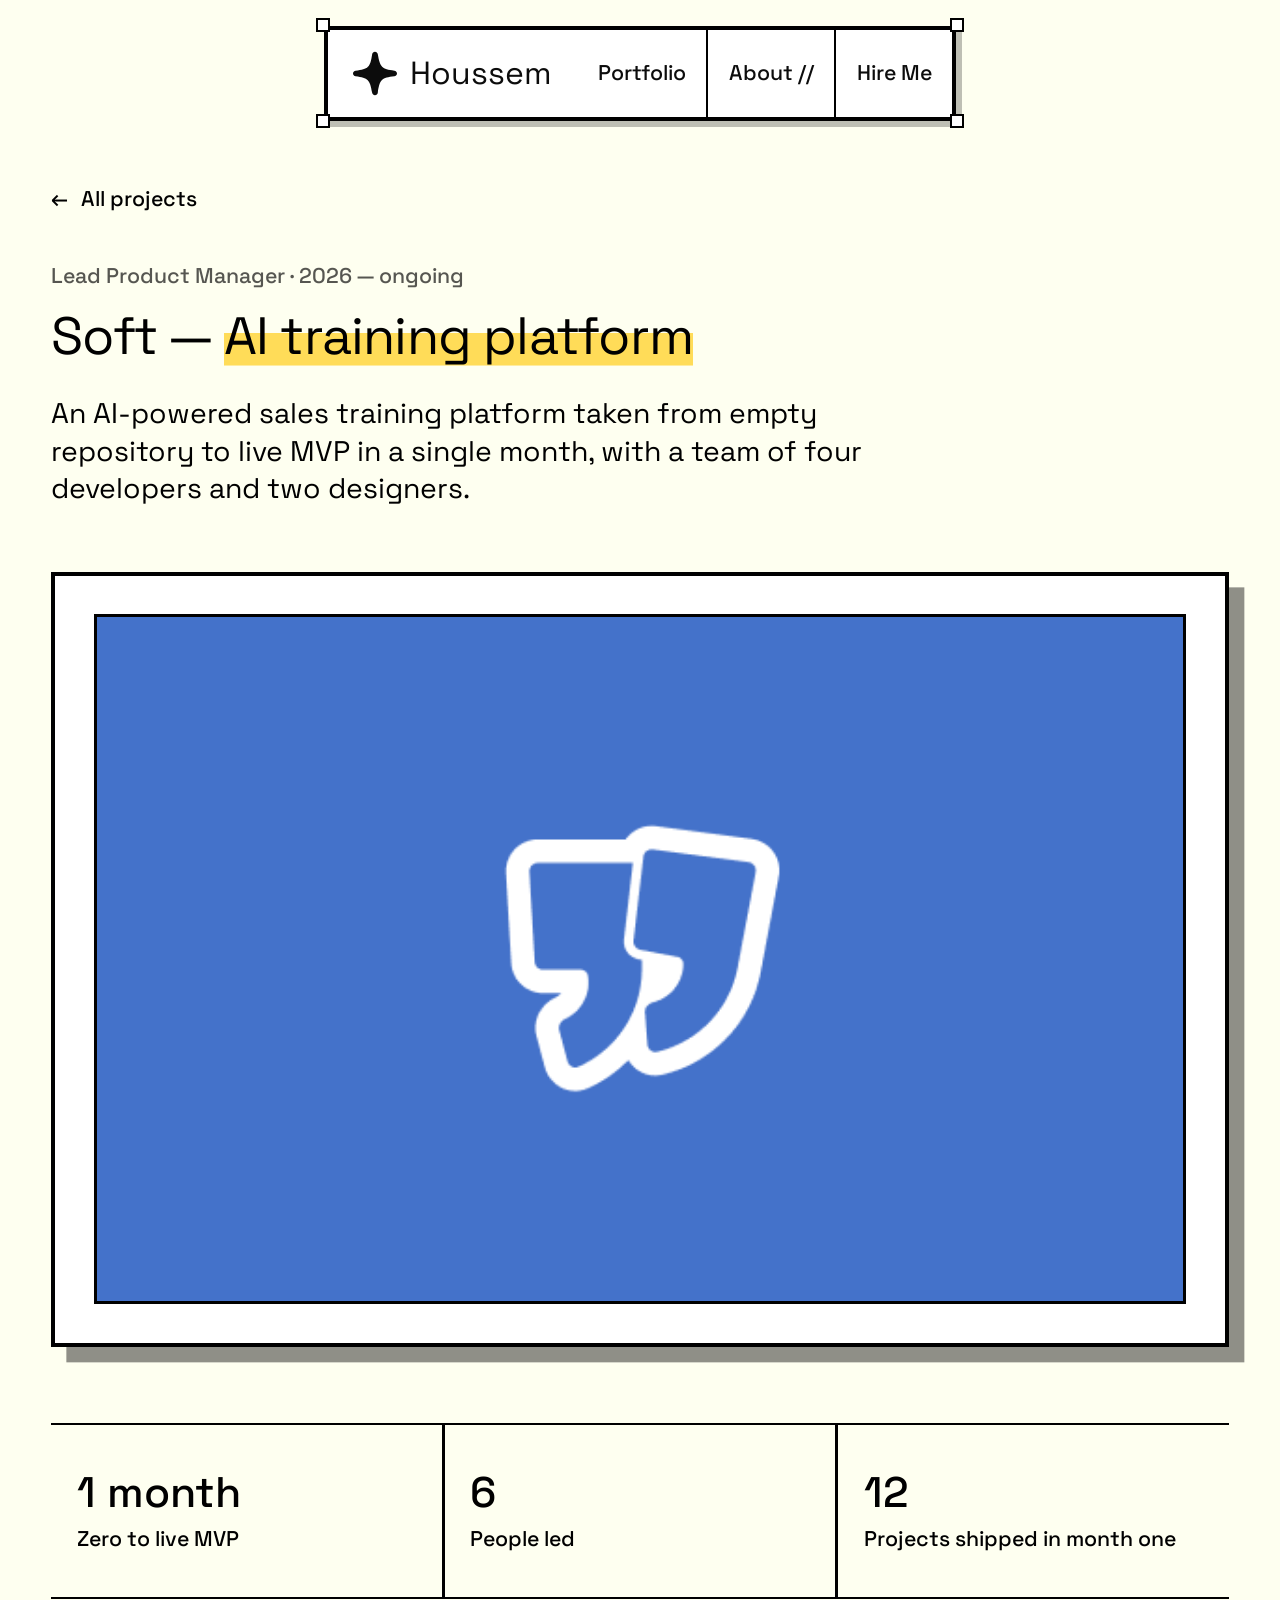
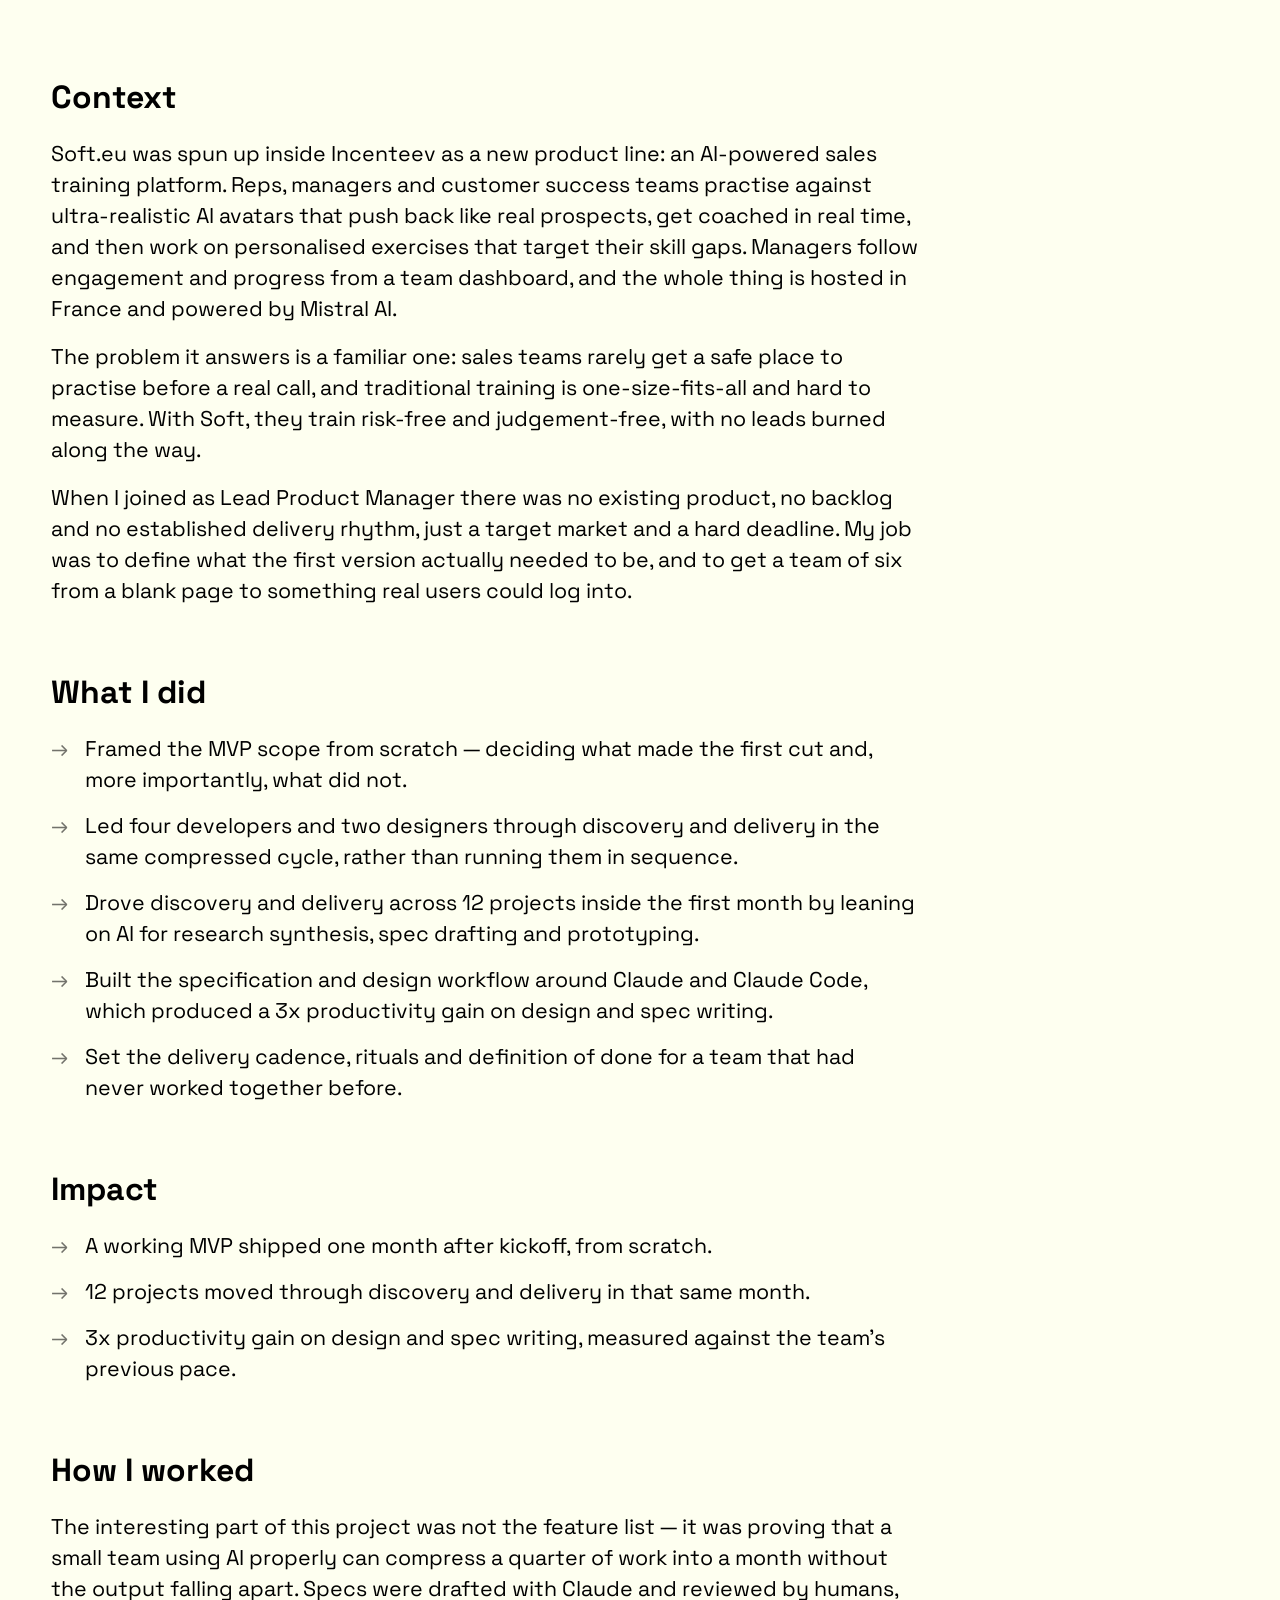
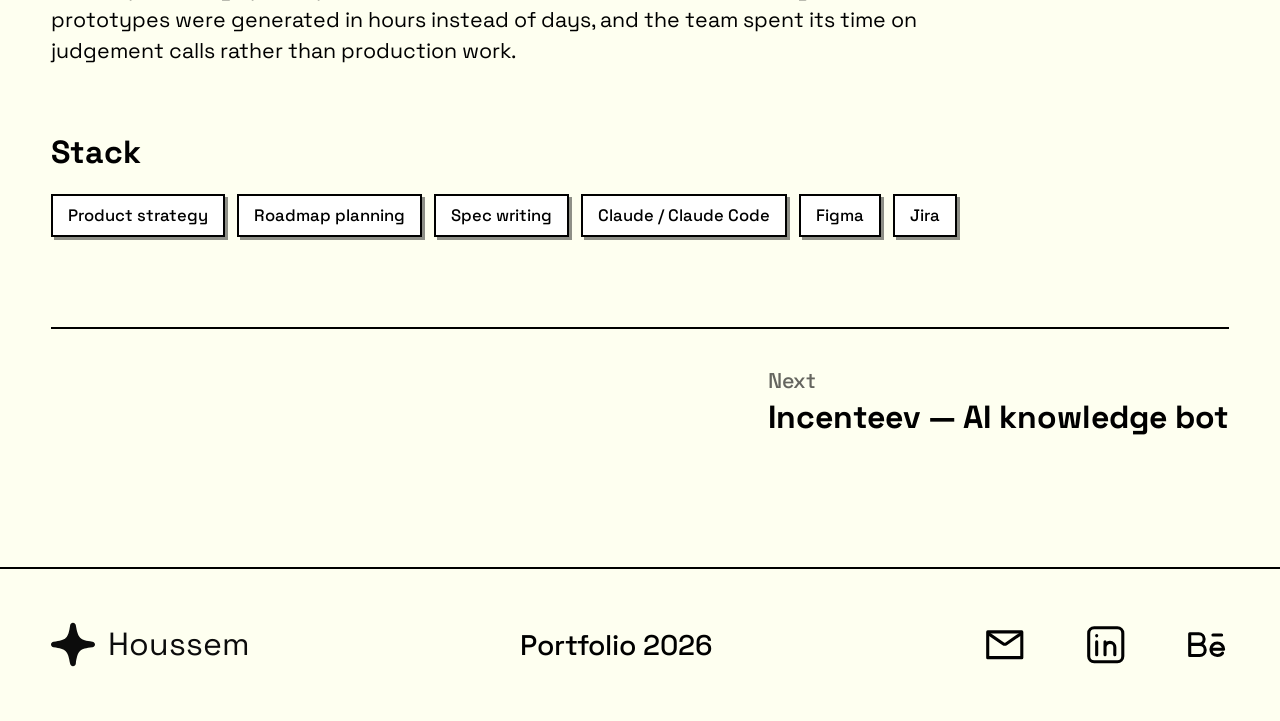
<file: work/soft-ai-training-platform.html>
<!doctype html>
<html lang="en">
  <head>
    <meta charset="utf-8" />
    <meta name="viewport" content="width=device-width, initial-scale=1" />
    <title>Soft — AI training platform · Houssem Setti</title>
    <meta name="description" content="An AI-powered sales training platform taken from empty repository to live MVP in a single month, with a team of four developers and two designers." />
    <meta name="theme-color" content="#fefff0" />
    <meta property="og:title" content="Soft — AI training platform · Houssem Setti" />
    <meta property="og:description" content="An AI-powered sales training platform taken from empty repository to live MVP in a single month, with a team of four developers and two designers." />
    <meta property="og:type" content="website" />
    <link rel="icon" href="../assets/svg/logo-sparkle.svg" type="image/svg+xml" />
    <link rel="preconnect" href="https://fonts.googleapis.com" />
    <link rel="preconnect" href="https://fonts.gstatic.com" crossorigin />
    <link
      href="https://fonts.googleapis.com/css2?family=Space+Grotesk:wght@300..700&display=swap"
      rel="stylesheet"
    />
    <link rel="stylesheet" href="../assets/styles.css" />
  </head>
  <body>
    <a class="skip" href="#main">Skip to content</a>

    <header class="nav-wrap">
      <nav class="nav" data-open="false">
        <span class="nav__corner nav__corner--tl" aria-hidden="true"></span>
        <span class="nav__corner nav__corner--tr" aria-hidden="true"></span>
        <span class="nav__corner nav__corner--bl" aria-hidden="true"></span>
        <span class="nav__corner nav__corner--br" aria-hidden="true"></span>

        <a class="nav__brand" href="../index.html">
          <img src="../assets/svg/logo-sparkle.svg" alt="" width="49" height="49" />
          Houssem
        </a>

        <button class="nav__toggle" type="button" aria-expanded="false" aria-label="Menu">
          <span></span><span></span><span></span>
        </button>

        <ul class="nav__list">
          <li><a class="nav__link" href="../index.html#work"><span>Portfolio</span></a></li>
          <li><a class="nav__link" href="../index.html#about"><span>About //</span></a></li>
          <li><a class="nav__link" href="../index.html#contact"><span>Hire Me</span></a></li>
          <span class="nav__marker" aria-hidden="true"></span>
        </ul>
      </nav>
    </header>

    <main id="main">

      <div class="section work-page shell">
        <a class="back" href="../index.html#work">All projects</a>

        <header class="work-hero">
          <p class="work-hero__eyebrow">Lead Product Manager · 2026 — ongoing</p>
          <h1 class="work-hero__title">Soft — <mark>AI training platform</mark></h1>
          <p class="work-hero__summary">An AI-powered sales training platform taken from empty repository to live MVP in a single month, with a team of four developers and two designers.</p>
        </header>

        <figure class="work-shot reveal">
          <img src="../assets/img/work-soft-ai-training-platform.png" alt="Soft — AI training platform" width="464" height="293" />
        </figure>


        <div class="work-stats reveal">
          <div class="cell">
            <strong class="stat__value">1 month</strong>
            <span class="stat__label">Zero to live MVP</span>
          </div>
          <div class="cell">
            <strong class="stat__value">6</strong>
            <span class="stat__label">People led</span>
          </div>
          <div class="cell">
            <strong class="stat__value">12</strong>
            <span class="stat__label">Projects shipped in month one</span>
          </div>
        </div>
        <div class="work-body">
          <section class="work-section reveal">
            <h2 class="work-section__heading">Context</h2>
            <p>Soft.eu was spun up inside Incenteev as a new product line: an AI-powered sales training platform. Reps, managers and customer success teams practise against ultra-realistic AI avatars that push back like real prospects, get coached in real time, and then work on personalised exercises that target their skill gaps. Managers follow engagement and progress from a team dashboard, and the whole thing is hosted in France and powered by Mistral AI.</p>
            <p>The problem it answers is a familiar one: sales teams rarely get a safe place to practise before a real call, and traditional training is one-size-fits-all and hard to measure. With Soft, they train risk-free and judgement-free, with no leads burned along the way.</p>
            <p>When I joined as Lead Product Manager there was no existing product, no backlog and no established delivery rhythm, just a target market and a hard deadline. My job was to define what the first version actually needed to be, and to get a team of six from a blank page to something real users could log into.</p>
          </section>
          <section class="work-section reveal">
            <h2 class="work-section__heading">What I did</h2>
            <ul>
              <li>Framed the MVP scope from scratch — deciding what made the first cut and, more importantly, what did not.</li>
              <li>Led four developers and two designers through discovery and delivery in the same compressed cycle, rather than running them in sequence.</li>
              <li>Drove discovery and delivery across 12 projects inside the first month by leaning on AI for research synthesis, spec drafting and prototyping.</li>
              <li>Built the specification and design workflow around Claude and Claude Code, which produced a 3x productivity gain on design and spec writing.</li>
              <li>Set the delivery cadence, rituals and definition of done for a team that had never worked together before.</li>
            </ul>
          </section>
          <section class="work-section reveal">
            <h2 class="work-section__heading">Impact</h2>
            <ul>
              <li>A working MVP shipped one month after kickoff, from scratch.</li>
              <li>12 projects moved through discovery and delivery in that same month.</li>
              <li>3x productivity gain on design and spec writing, measured against the team’s previous pace.</li>
            </ul>
          </section>
          <section class="work-section reveal">
            <h2 class="work-section__heading">How I worked</h2>
            <p>The interesting part of this project was not the feature list — it was proving that a small team using AI properly can compress a quarter of work into a month without the output falling apart. Specs were drafted with Claude and reviewed by humans, prototypes were generated in hours instead of days, and the team spent its time on judgement calls rather than production work.</p>
          </section>

          <section class="work-section reveal">
            <h2 class="work-section__heading">Stack</h2>
            <ul class="chips">
              <li class="chip">Product strategy</li>
              <li class="chip">Roadmap planning</li>
              <li class="chip">Spec writing</li>
              <li class="chip">Claude / Claude Code</li>
              <li class="chip">Figma</li>
              <li class="chip">Jira</li>
            </ul>
          </section>
        </div>

        <nav class="work-nav">
          <span></span>
          <a class="work-nav__link" href="incenteev-ai-knowledge-bot.html"><small>Next</small>Incenteev — AI knowledge bot</a>
        </nav>
      </div>
    </main>

    <footer class="footer">
      <div class="shell footer__row">
        <a class="nav__brand" href="../index.html" style="padding:0">
          <img src="../assets/svg/logo-sparkle.svg" alt="" width="49" height="49" />
          Houssem
        </a>
        <p class="footer__line">Portfolio 2026</p>
        <div class="footer__social">
          <a class="social" href="mailto:houssemsetties@gmail.com">
            <span class="visually-hidden">Email</span>
            <svg viewBox="0 0 24 24" fill="none" stroke="currentColor" stroke-width="1.7" stroke-linecap="round" stroke-linejoin="round" aria-hidden="true"><path d="M2.6 4.9h18.8v14.2H2.6z" /><path d="m3.2 6 7.9 5.4a1.6 1.6 0 0 0 1.8 0L20.8 6" /></svg>
          </a>
          <a class="social" href="https://www.linkedin.com/in/houssem-setti/" target="_blank" rel="noreferrer noopener">
            <span class="visually-hidden">LinkedIn</span>
            <svg viewBox="0 0 24 24" fill="none" stroke="currentColor" stroke-width="1.7" stroke-linecap="round" stroke-linejoin="round" aria-hidden="true"><rect x="2.6" y="2.6" width="18.8" height="18.8" rx="3" /><path d="M7 10.4v7.1M7 6.9v.2M11.6 17.5v-4.1a2.7 2.7 0 0 1 5.4 0v4.1M11.6 10.4v7.1" /></svg>
          </a>
          <a class="social" href="https://www.behance.net/houssemsetti" target="_blank" rel="noreferrer noopener">
            <span class="visually-hidden">Behance</span>
            <svg viewBox="0 0 24 24" fill="none" stroke="currentColor" stroke-width="1.7" stroke-linecap="round" stroke-linejoin="round" aria-hidden="true"><path d="M2.6 5.9h5a2.9 2.9 0 0 1 0 5.9h-5zM2.6 11.8h5.5a3 3 0 0 1 0 6.1H2.6zM14.3 14.5h7a3.5 3.5 0 1 0-7 0c0 2 1.4 3.4 3.5 3.4 1.3 0 2.3-.4 2.9-1.3M15.4 6.6h4.8" /></svg>
          </a>
        </div>
      </div>
    </footer>

    <script src="../assets/main.js" defer></script>
  </body>
</html>
</file>
<file: assets/styles.css>
/* ==========================================================================
   Houssem Setti — portfolio v2
   Design system lifted from the Figma "Portfolio design V2" frame.
   Tokens live at the top; everything below only consumes them.
   ========================================================================== */

/* --- Tokens --------------------------------------------------------------- */

:root {
  /* Surface */
  --paper: #fefff0;
  --card: #ffffff;
  --ink: #000000;
  --ink-soft: #0c0c0c;

  /* Accents, straight from the Figma badges */
  --yellow: #ffdc58;
  --blue: #bae6ff;
  --purple: #c5a1ff;
  --red: #ff6258;
  --sky: #61bcff;

  /* Hard shadows */
  --shadow-ink: rgba(0, 0, 0, 0.44);
  --shadow-soft: rgba(0, 0, 0, 0.25);
  --shadow-grey: #8e8f87;

  /* Stroke weights. Everything is hand-drawn-thick and scales with the page. */
  --bw: clamp(2px, 0.35vw, 5px);
  --bw-thick: clamp(3px, 0.56vw, 8px);
  --bw-hair: clamp(2px, 0.21vw, 3px);
  --bw-img: clamp(2px, 0.3vw, 4px);

  /* Type */
  --font: "Space Grotesk", "Inter", ui-sans-serif, system-ui, -apple-system, sans-serif;
  --t-h1: clamp(1.875rem, 4.1vw, 3.6875rem);
  --t-h2: clamp(2.125rem, 5.55vw, 5rem);
  --t-h3: clamp(1.625rem, 3.34vw, 3rem);
  --t-title: clamp(1.375rem, 2.5vw, 2.25rem);
  --t-body: clamp(1rem, 1.67vw, 1.5rem);
  --t-lead: clamp(1rem, 2.22vw, 2rem);
  --t-nav: clamp(1.0625rem, 1.67vw, 1.5rem);
  --t-brand: clamp(1.375rem, 2.5vw, 2.25rem);

  /* Rhythm */
  --page: 1240px;
  --gutter: clamp(1.25rem, 4vw, 3.5rem);
  --section-gap: clamp(4.5rem, 10vw, 9.5rem);

  /* Motion — borrowed from the iOS kit.
     `ease-ios` is the standard iOS transition curve; `ease-spring` overshoots
     the way a UIKit spring does when you let go of a control. */
  --ease-ios: cubic-bezier(0.32, 0.72, 0, 1);
  --ease-spring: cubic-bezier(0.34, 1.56, 0.64, 1);
  --dur-fast: 180ms;
  --dur: 320ms;
  --dur-slow: 560ms;
}

/* --- Reset ---------------------------------------------------------------- */

*,
*::before,
*::after { box-sizing: border-box; }

html {
  -webkit-text-size-adjust: 100%;
  /* JS drives the smooth scroll so it can use the iOS easing curve, but this
     keeps keyboard / no-JS navigation pleasant too. */
  scroll-behavior: smooth;
  scroll-padding-top: clamp(6rem, 12vw, 10rem);
}

body {
  margin: 0;
  background: var(--paper);
  color: var(--ink);
  font-family: var(--font);
  font-size: var(--t-body);
  line-height: 1.35;
  -webkit-font-smoothing: antialiased;
  overflow-x: hidden;
}

img, svg { display: block; max-width: 100%; }
a { color: inherit; }
h1, h2, h3, p, ul, figure, blockquote { margin: 0; }
ul { padding: 0; list-style: none; }
button { font: inherit; color: inherit; background: none; border: 0; }

::selection { background: var(--yellow); color: var(--ink); }

:focus-visible {
  outline: var(--bw-hair) solid var(--ink);
  outline-offset: 4px;
  border-radius: 2px;
}

.skip {
  position: absolute;
  left: -9999px;
  top: 0;
  z-index: 100;
  padding: 0.75rem 1.25rem;
  background: var(--yellow);
  border: var(--bw-hair) solid var(--ink);
  font-weight: 700;
}
.skip:focus { left: 1rem; top: 1rem; }

.visually-hidden {
  position: absolute;
  width: 1px; height: 1px;
  margin: -1px; padding: 0;
  overflow: hidden;
  clip-path: inset(50%);
  white-space: nowrap;
}

/* --- Layout --------------------------------------------------------------- */

.shell {
  width: min(100% - (var(--gutter) * 2), var(--page));
  margin-inline: auto;
}

.section { padding-block: var(--section-gap); position: relative; }

/* --- Shared: hand-drawn frame -------------------------------------------- */

/* The sketchy black outline is an SVG that deliberately overhangs the box it
   wraps, exactly as it does in the Figma file. */
.sketch {
  position: absolute;
  left: -3.32%;
  top: -2.54%;
  width: 107.04%;
  height: 105.47%;
  max-width: none; /* the overhang needs more than the global 100% cap */
  pointer-events: none;
}

/* --- Shared: pill button -------------------------------------------------- */

.btn {
  --btn-bg: var(--blue);
  display: inline-flex;
  align-items: center;
  justify-content: center;
  padding: clamp(0.85rem, 2vw, 1.875rem) clamp(1.75rem, 3.8vw, 3.4375rem);
  background: var(--btn-bg);
  border: var(--bw-thick) solid var(--ink);
  border-radius: 92px;
  font-size: clamp(1rem, 2.01vw, 1.8125rem);
  font-weight: 700;
  text-decoration: none;
  white-space: nowrap;
  rotate: 0.54deg;
  transition:
    transform var(--dur) var(--ease-spring),
    background-color var(--dur-fast) var(--ease-ios);
  will-change: transform;
}

@media (hover: hover) {
  .btn:hover { transform: translateY(-3px) scale(1.02); background: #a9def9; }
}

/* iOS press: the control shrinks under the finger and springs back. */
.btn.is-pressed { transform: scale(0.94); transition-duration: var(--dur-fast); }

.cta-group {
  position: relative;
  display: inline-flex;
  align-items: flex-end;
}

/* The three scribbled "tap" marks that sit next to the button in the design. */
.cta-group__spark {
  position: absolute;
  left: 100%;
  bottom: clamp(-0.6rem, -1.2vw, -0.4rem);
  width: clamp(1.25rem, 2.7vw, 2.4rem);
  margin-left: clamp(-0.6rem, -0.7vw, -0.45rem);
  rotate: 32.89deg;
  transition: transform var(--dur) var(--ease-spring), opacity var(--dur) var(--ease-ios);
}
.cta-group:hover .cta-group__spark { transform: translate(4px, -4px) scale(1.12); }

/* --- Nav ------------------------------------------------------------------ */

/* Floats as a boxed bar at the top of the page. Once the page scrolls, main.js
   adds `.is-stuck` and the box grows into a thinner, full-width bar pinned to
   the top edge. main.js also locks the wrapper's height to its resting size,
   so the bar slimming down never shifts the content underneath. */
.nav-wrap {
  position: sticky;
  top: 0;
  z-index: 50;
  display: flex;
  align-items: flex-start;
  justify-content: center;
  padding-inline: var(--gutter);
  padding-top: clamp(0.75rem, 2vw, 1.75rem);
  pointer-events: none;
  transition: padding var(--dur-slow) var(--ease-ios);
}
.nav-wrap.is-stuck { padding: 0; }
.nav-wrap.is-measuring,
.nav-wrap.is-measuring * { transition: none !important; }

.nav {
  --nav-py: clamp(0.7rem, 1.5vw, 1.375rem);
  position: relative;
  flex: 0 1 auto;
  display: flex;
  align-items: stretch;
  /* No effect while the box hugs its content; as it grows, the brand and the
     links part to either end. */
  justify-content: space-between;
  background: var(--card);
  border: var(--bw) solid var(--ink);
  box-shadow: 6px 6px 0 var(--shadow-soft);
  pointer-events: auto;
  transition:
    flex-grow var(--dur-slow) var(--ease-ios),
    border-width var(--dur-slow) var(--ease-ios),
    box-shadow var(--dur) var(--ease-ios),
    transform var(--dur) var(--ease-ios);
}
.is-stuck .nav {
  --nav-py: clamp(0.45rem, 0.8vw, 0.75rem);
  flex-grow: 1;
  border-width: 0 0 var(--bw);
  box-shadow: 0 4px 0 var(--shadow-soft);
}

/* The four little outlined squares pinned to the nav corners. */
.nav__corner {
  position: absolute;
  width: 14px;
  height: 14px;
  background: var(--card);
  border: var(--bw-hair) solid var(--ink);
  transition: opacity var(--dur) var(--ease-ios), transform var(--dur) var(--ease-ios);
}
.is-stuck .nav__corner { opacity: 0; transform: scale(0.4); }
.nav__corner--tl { left: calc(var(--bw) * -1 - 7px); top: calc(var(--bw) * -1 - 7px); }
.nav__corner--tr { right: calc(var(--bw) * -1 - 7px); top: calc(var(--bw) * -1 - 7px); }
.nav__corner--bl { left: calc(var(--bw) * -1 - 7px); bottom: calc(var(--bw) * -1 - 7px); }
.nav__corner--br { right: calc(var(--bw) * -1 - 7px); bottom: calc(var(--bw) * -1 - 7px); }

.nav__brand {
  display: flex;
  align-items: center;
  gap: clamp(0.5rem, 1vw, 0.9375rem);
  padding: var(--nav-py, clamp(0.7rem, 1.5vw, 1.375rem)) clamp(1rem, 2vw, 1.75rem);
  font-size: var(--t-brand);
  color: var(--ink-soft);
  text-decoration: none;
  transition:
    transform var(--dur) var(--ease-spring),
    padding var(--dur-slow) var(--ease-ios);
}
.nav__brand img {
  width: clamp(1.5rem, 3.4vw, 3.0625rem);
  transition:
    transform var(--dur-slow) var(--ease-spring),
    width var(--dur-slow) var(--ease-ios);
}
.is-stuck .nav__brand img { width: clamp(1.25rem, 2.4vw, 2.25rem); }
@media (hover: hover) {
  .nav__brand:hover img { transform: rotate(90deg) scale(1.1); }
}
.nav__brand.is-pressed { transform: scale(0.95); }

.nav__list {
  position: relative;
  display: flex;
  align-items: stretch;
}

.nav__list li { display: flex; }
.nav__list li + li,
.nav__brand + .nav__list { border-left: var(--bw-hair) solid var(--ink); }

.nav__link {
  position: relative;
  display: flex;
  align-items: center;
  padding: var(--nav-py) clamp(0.8rem, 1.6vw, 1.5rem);
  font-size: var(--t-nav);
  font-weight: 500;
  color: var(--ink-soft);
  text-decoration: none;
  white-space: nowrap;
  transition:
    transform var(--dur) var(--ease-spring),
    padding var(--dur-slow) var(--ease-ios);
}
.nav__link span { position: relative; z-index: 1; }
.nav__link.is-pressed { transform: scale(0.92); }

/* The yellow marker behind the current section's label. It slides between
   items like an iOS segmented control rather than cutting. */
.nav__marker {
  position: absolute;
  left: 0;
  bottom: calc(var(--nav-py) + 0.2rem);
  height: 10px;
  background: var(--yellow);
  transform: translateX(var(--marker-x, 0)) scaleX(var(--marker-sx, 0));
  transform-origin: left center;
  width: 1px;
  opacity: 0;
  transition:
    transform var(--dur-slow) var(--ease-ios),
    bottom var(--dur-slow) var(--ease-ios),
    opacity var(--dur) var(--ease-ios);
  pointer-events: none;
}
.nav__marker.is-on { opacity: 1; }

.nav__toggle {
  display: none;
  align-items: center;
  padding: var(--nav-py) clamp(0.9rem, 2vw, 1.25rem);
  border-left: var(--bw-hair) solid var(--ink);
  cursor: pointer;
  transition:
    transform var(--dur) var(--ease-spring),
    padding var(--dur-slow) var(--ease-ios);
}
.nav__toggle.is-pressed { transform: scale(0.9); }
.nav__toggle span {
  display: block;
  width: 26px;
  height: 3px;
  background: var(--ink);
  transition: transform var(--dur) var(--ease-spring), opacity var(--dur-fast) linear;
}
.nav__toggle span + span { margin-top: 6px; }
.nav[data-open="true"] .nav__toggle span:nth-child(1) { transform: translateY(9px) rotate(45deg); }
.nav[data-open="true"] .nav__toggle span:nth-child(2) { opacity: 0; }
.nav[data-open="true"] .nav__toggle span:nth-child(3) { transform: translateY(-9px) rotate(-45deg); }

@media (max-width: 800px) {
  .nav { width: 100%; justify-content: space-between; }
  .nav__toggle { display: flex; flex-direction: column; justify-content: center; }
  .nav__list {
    position: absolute;
    top: calc(100% + var(--bw));
    left: calc(var(--bw) * -1);
    right: calc(var(--bw) * -1);
    flex-direction: column;
    align-items: stretch;
    background: var(--card);
    border: var(--bw) solid var(--ink);
    box-shadow: 6px 6px 0 var(--shadow-soft);
    /* Springs open from the top edge, the way an iOS sheet does. */
    transform-origin: top center;
    transform: scaleY(0.6) translateY(-8px);
    opacity: 0;
    visibility: hidden;
    transition:
      transform var(--dur) var(--ease-spring),
      opacity var(--dur-fast) var(--ease-ios),
      visibility 0s linear var(--dur);
  }
  .nav[data-open="true"] .nav__list {
    transform: none;
    opacity: 1;
    visibility: visible;
    transition-delay: 0s;
  }
  .is-stuck .nav__list { top: 100%; left: 0; right: 0; border-inline-width: 0; }
  .nav__list li + li { border-left: 0; border-top: var(--bw-hair) solid var(--ink); }
  .nav__brand + .nav__list { border-left: 0; }
  .nav__link { justify-content: flex-start; padding: 1rem 1.25rem; }
  .nav__marker { display: none; }
}

/* --- Hero ----------------------------------------------------------------- */

.hero {
  display: grid;
  grid-template-columns: minmax(0, 1.21fr) minmax(0, 1fr);
  align-items: center;
  gap: clamp(2rem, 8vw, 7.5rem);
  padding-top: clamp(2rem, 5vw, 4rem);
  padding-bottom: var(--section-gap);
}

.hero__sticker {
  width: clamp(5rem, 11.5vw, 10.25rem);
  rotate: 55deg;
  margin-bottom: clamp(0.5rem, 1.7vw, 1.5rem);
  transform-origin: center;
}

.hero__title {
  font-size: var(--t-h1);
  font-weight: 400;
  line-height: 1.26;
  letter-spacing: -0.01em;
  max-width: 10.5em;
  margin-bottom: clamp(1.25rem, 3vw, 2.4rem);
}

/* The yellow marker bar sits behind the words, not around them. */
.hero__title mark {
  background: linear-gradient(var(--yellow), var(--yellow)) 0 88% / 100% 0.62em no-repeat;
  color: inherit;
  padding-inline: 0.06em;
  box-decoration-break: clone;
  -webkit-box-decoration-break: clone;
}

/* The role cube-flips from "Product manager" to "Product builder": two faces
   on a box as deep as one line, the second on its underside. Turning the box
   90° rolls the new phrase up into view. Both faces share one grid cell, so
   the box is as wide as the longer phrase and nothing reflows mid-turn. */
.flip {
  --half: 0.63em; /* half the hero line-height */
  display: inline-grid;
  perspective: 700px;
}
.flip__cube {
  display: grid;
  transform-style: preserve-3d;
  transform: translateZ(calc(var(--half) * -1));
  transition: transform 900ms var(--ease-spring);
}
.flip.is-flipped .flip__cube {
  transform: translateZ(calc(var(--half) * -1)) rotateX(90deg);
}
.flip__face {
  grid-area: 1 / 1;
  display: block;
  white-space: nowrap;
  backface-visibility: hidden;
  -webkit-backface-visibility: hidden;
}
.flip__face--front { transform: translateZ(var(--half)); }
.flip__face--bottom { transform: rotateX(-90deg) translateZ(var(--half)); }

/* --- Hero: the framed photo ---------------------------------------------- */

.frame {
  position: relative;
  width: 100%;
  max-width: 512px;
  margin-inline: auto;
  aspect-ratio: 1;
  background: var(--card);
  filter: drop-shadow(-9px 10px 0 var(--shadow-ink));
  transition: transform var(--dur-slow) var(--ease-spring);
}

.frame__img {
  position: absolute;
  left: 8.98%;
  top: 10.55%;
  width: 82.03%;
  height: 78.91%;
  object-fit: cover;
  border: var(--bw-img) solid var(--ink);
}

.frame__dot {
  position: absolute;
  top: 4.52%;
  width: 3.9%;
  aspect-ratio: 1;
  background: var(--ink);
  border-radius: 50%;
}
.frame__dot--a { left: 35.94%; }
.frame__dot--b { left: 59.96%; }

.frame__badge {
  position: absolute;
  left: -3.9%;
  top: 16.8%;
  width: 17.97%;
  aspect-ratio: 1;
  display: grid;
  place-items: center;
  background: var(--yellow);
  border: var(--bw-hair) solid var(--ink);
  border-radius: 50%;
  animation: bob 5s var(--ease-ios) infinite;
}
.frame__badge img { width: 51%; }

.frame__arc {
  position: absolute;
  left: 85.35%;
  top: -9.57%;
  width: 19.58%;
  rotate: -51.98deg;
}

.frame__star {
  position: absolute;
  left: 71.88%;
  top: 74.83%;
  width: 29.49%;
  transform: scaleX(-1) rotate(180deg);
  animation: bob 7s var(--ease-ios) infinite reverse;
}

@keyframes bob {
  0%, 100% { translate: 0 0; }
  50% { translate: 0 -8px; }
}

@media (max-width: 860px) {
  .hero {
    grid-template-columns: minmax(0, 1fr);
    gap: clamp(2.5rem, 8vw, 4rem);
  }
  .frame { max-width: 320px; }
  .hero__title { max-width: none; }
}

/* --- Tool band ------------------------------------------------------------ */

.band {
  background: var(--ink);
  color: var(--card);
  padding-block: clamp(1rem, 2.7vw, 2.4375rem);
  overflow: hidden;
}

.band__track {
  display: flex;
  width: max-content;
  animation: drift 28s linear infinite;
}
.band:hover .band__track { animation-play-state: paused; }

.band__group {
  display: flex;
  gap: clamp(2rem, 6.1vw, 5.5rem);
  padding-right: clamp(2rem, 6.1vw, 5.5rem);
  font-size: var(--t-h3);
  font-weight: 500;
  white-space: nowrap;
}

/* Each tool's mark, drawn in currentColor so the band stays black and white. */
.band__tool {
  display: inline-flex;
  align-items: center;
  gap: 0.4em;
}
.band__icon {
  flex: none;
  width: 0.85em;
  height: 0.85em;
}

@keyframes drift {
  from { transform: translateX(0); }
  to { transform: translateX(-50%); }
}

/* --- Section headings ----------------------------------------------------- */

.head {
  position: relative;
  display: flex;
  align-items: center;
  gap: clamp(0.6rem, 2vw, 1.5rem);
  margin-bottom: clamp(2rem, 5vw, 4.25rem);
}

.head--center { justify-content: center; }

.head__title {
  position: relative;
  font-size: var(--t-h2);
  font-weight: 400;
  line-height: 1.1;
  letter-spacing: -0.015em;
}

.head__title--sm { font-size: var(--t-h3); }

/* The hand-drawn underline that runs under the second word. */
.head__underline {
  display: block;
  width: 72%;
  margin-left: auto;
  margin-top: -0.12em;
}

.head__sticker {
  width: clamp(3.25rem, 8vw, 7.1rem);
  rotate: 55deg;
  flex: none;
  align-self: flex-start;
}

.head__smiley {
  width: clamp(2rem, 4vw, 3.5rem);
  flex: none;
}

/* --- Project grid --------------------------------------------------------- */

.work__grid {
  display: grid;
  grid-template-columns: repeat(2, minmax(0, 1fr));
  gap: clamp(2.5rem, 6vw, 5.4rem);
}

.card {
  container-type: inline-size;
  position: relative;
  display: block;
  aspect-ratio: 1;
  background: var(--card);
  text-decoration: none;
  filter: drop-shadow(-9px 10px 0 var(--shadow-ink));
  transition:
    transform var(--dur-slow) var(--ease-spring),
    filter var(--dur) var(--ease-ios);
  will-change: transform;
}

@media (hover: hover) {
  .card:hover {
    transform: translate(4px, -6px);
    filter: drop-shadow(-14px 16px 0 var(--shadow-ink));
  }
}

.card.is-pressed {
  transform: scale(0.972);
  filter: drop-shadow(-4px 5px 0 var(--shadow-ink));
  transition-duration: var(--dur-fast);
}

.card__media {
  position: absolute;
  left: 6.64%;
  top: 8.4%;
  width: 86.52%;
  height: 54.69%;
  overflow: hidden;
  border: var(--bw-img) solid var(--ink);
}
.card__media img {
  width: 100%;
  height: 100%;
  object-fit: cover;
  transition: transform var(--dur-slow) var(--ease-ios);
}
@media (hover: hover) {
  .card:hover .card__media img { transform: scale(1.04); }
}

.card__foot {
  position: absolute;
  left: 6.72%;
  right: 6.72%;
  top: 69.03%;
  display: flex;
  align-items: flex-start;
  justify-content: space-between;
  gap: 1rem;
  color: var(--ink);
}

.card__name {
  display: block;
  font-size: clamp(1.25rem, 6.72cqi, 2.25rem);
  font-weight: 700;
  line-height: 1.15;
}

.card__tagline {
  display: block;
  margin-top: 0.34em;
  font-size: clamp(0.875rem, 4.48cqi, 1.5rem);
  font-weight: 500;
  line-height: 1.25;
}

.card__arrow {
  flex: none;
  display: grid;
  place-items: center;
  width: 7.09cqi;
  min-width: 26px;
  aspect-ratio: 1;
  background: var(--ink);
  box-shadow: 4px 4px 0 var(--shadow-grey);
  transition:
    transform var(--dur) var(--ease-spring),
    box-shadow var(--dur) var(--ease-ios);
}
.card__arrow img { width: 64%; }
@media (hover: hover) {
  .card:hover .card__arrow {
    transform: translate(-2px, -2px);
    box-shadow: 7px 7px 0 var(--shadow-grey);
  }
}
.card.is-pressed .card__arrow { transform: none; box-shadow: 2px 2px 0 var(--shadow-grey); }

/* A project whose write-up is still a placeholder. */
.card__flag {
  position: absolute;
  left: 6.72%;
  top: 8.4%;
  z-index: 2;
  padding: 0.35em 0.7em;
  background: var(--yellow);
  border: var(--bw-hair) solid var(--ink);
  font-size: clamp(0.6875rem, 2.8cqi, 0.9375rem);
  font-weight: 700;
  letter-spacing: 0.04em;
  text-transform: uppercase;
  rotate: -3deg;
}

/* --- Project sneak peek --------------------------------------------------- */

.card-wrap { position: relative; }

/* Sits inside the image frame and slides up over the screenshot on hover or
   keyboard focus. Sized in cqi so it tracks the card, like the card text. */
.peek {
  position: absolute;
  inset: 0;
  z-index: 1;
  display: flex;
  flex-direction: column;
  justify-content: center;
  align-items: flex-start;
  gap: 2cqi;
  padding: 4cqi 5cqi;
  background: var(--yellow);
  color: var(--ink);
  transform: translateY(101%);
  transition: transform var(--dur-slow) var(--ease-ios);
}

.peek__eyebrow {
  padding: 0.3em 0.65em;
  background: var(--ink);
  color: var(--yellow);
  font-size: clamp(0.625rem, 2.4cqi, 0.875rem);
  font-weight: 700;
  letter-spacing: 0.06em;
  text-transform: uppercase;
  rotate: -2deg;
}

.peek__row {
  display: block;
  font-size: clamp(0.75rem, 3.1cqi, 1.125rem);
  font-weight: 500;
  line-height: 1.3;
}
.peek__row b {
  margin-right: 0.45em;
  font-size: 0.78em;
  font-weight: 700;
  letter-spacing: 0.05em;
  text-transform: uppercase;
}

@media (hover: hover) {
  .card:hover .peek { transform: none; }
}
.card:focus-visible .peek,
.card-wrap.is-peeking .peek { transform: none; }

/* Touch screens have no hover, so they get a button in the image corner. */
.peek-toggle {
  position: absolute;
  top: calc(8.4% + 0.6rem);
  right: calc(6.84% + 0.6rem);
  z-index: 3;
  display: none;
  padding: 0.4em 0.85em;
  background: var(--card);
  border: var(--bw-hair) solid var(--ink);
  border-radius: 99px;
  box-shadow: 3px 3px 0 var(--ink);
  font-size: 0.8125rem;
  font-weight: 700;
  cursor: pointer;
  transition:
    transform var(--dur) var(--ease-spring),
    background-color var(--dur-fast) var(--ease-ios);
}
.peek-toggle.is-pressed { transform: scale(0.9); }
.peek-toggle__close { display: none; }
.is-peeking .peek-toggle { background: var(--ink); color: var(--yellow); }
.is-peeking .peek-toggle__open { display: none; }
.is-peeking .peek-toggle__close { display: inline; }

@media (hover: none) {
  .peek-toggle { display: inline-flex; }
}

@media (max-width: 760px) {
  .work__grid { grid-template-columns: minmax(0, 1fr); }
}

/* --- Career --------------------------------------------------------------- */

/* The 3px rules are the grid's own gaps showing through a black backdrop —
   that keeps every line exactly one weight, with no doubling at the joins. */
.career__grid {
  display: grid;
  grid-template-columns: minmax(0, 1fr) minmax(0, 2fr);
  gap: var(--bw-hair);
  background: var(--ink);
  border-top: var(--bw-hair) solid var(--ink);
  border-bottom: var(--bw-hair) solid var(--ink);
}

.career__stats,
.career__roles {
  display: grid;
  gap: var(--bw-hair);
  background: var(--ink);
}
.career__roles { grid-template-columns: repeat(2, minmax(0, 1fr)); }

.cell {
  background: var(--paper);
  padding: clamp(1.5rem, 3.4vw, 3.75rem) clamp(1.25rem, 2vw, 1.625rem);
}

.stat__value {
  display: block;
  font-size: var(--t-h3);
  font-weight: 500;
  line-height: 1.1;
}
.stat__label {
  display: block;
  margin-top: 0.4em;
  font-size: var(--t-body);
  font-weight: 500;
}

/* Company marks. Square app icons fill a rounded tile; a wordmark gets a
   wide white tile of the same height. */
.role__logo {
  --tile: clamp(3rem, 4.9vw, 4.375rem);
  display: block;
  width: var(--tile);
  height: var(--tile);
  overflow: hidden;
  background: var(--card);
  border: var(--bw-hair) solid var(--ink);
  border-radius: calc(var(--tile) * 0.24);
  box-shadow: 3px 3px 0 var(--ink);
  margin-bottom: clamp(0.85rem, 1.3vw, 1.1875rem);
  transition: transform var(--dur-slow) var(--ease-spring);
}
.role__logo img {
  width: 100%;
  height: 100%;
  object-fit: cover;
}
.role__logo--wordmark {
  display: flex;
  align-items: center;
  width: fit-content;
  padding-inline: calc(var(--tile) * 0.3);
}
.role__logo--wordmark img {
  width: auto;
  height: 28%;
  object-fit: contain;
}
.cell:hover .role__logo { transform: rotate(-8deg) scale(1.06); }

.role__title {
  font-size: var(--t-title);
  font-weight: 700;
  line-height: 1.2;
}
.role__meta {
  margin-top: clamp(0.5rem, 1.3vw, 1.1875rem);
  font-size: var(--t-body);
  font-weight: 500;
}
.role__note {
  margin-top: 0.6em;
  font-size: var(--t-body);
  font-weight: 500;
  opacity: 0.68;
}

@media (max-width: 860px) {
  .career__grid { grid-template-columns: minmax(0, 1fr); }
  .career__roles { grid-template-columns: minmax(0, 1fr); }
}

/* --- About ---------------------------------------------------------------- */

.about__grid {
  display: grid;
  grid-template-columns: minmax(0, 1fr) minmax(0, 1.3fr);
  gap: clamp(2rem, 6vw, 5.5rem);
  align-items: start;
}

.about__lead {
  font-size: clamp(1.5rem, 3vw, 2.625rem);
  font-weight: 500;
  line-height: 1.22;
  letter-spacing: -0.01em;
}
.about__lead mark {
  background: linear-gradient(var(--yellow), var(--yellow)) 0 88% / 100% 0.62em no-repeat;
  color: inherit;
  box-decoration-break: clone;
  -webkit-box-decoration-break: clone;
}

/* The interests, as a loose pile of stickers. */
.about__tags {
  display: flex;
  flex-wrap: wrap;
  gap: clamp(0.6rem, 1.2vw, 0.9rem);
  margin-top: clamp(1.5rem, 3.4vw, 2.75rem);
}
.about__tag {
  --tag-bg: var(--yellow);
  --tag-tilt: -2deg;
  padding: 0.45em 0.95em;
  background: var(--tag-bg);
  border: var(--bw-hair) solid var(--ink);
  border-radius: 99px;
  box-shadow: 3px 3px 0 var(--ink);
  font-size: clamp(0.875rem, 1.3vw, 1.125rem);
  font-weight: 600;
  rotate: var(--tag-tilt);
  transition: transform var(--dur) var(--ease-spring);
}
.about__tag:nth-child(5n + 2) { --tag-bg: var(--purple); --tag-tilt: 1.5deg; }
.about__tag:nth-child(5n + 3) { --tag-bg: var(--sky); --tag-tilt: -1deg; }
.about__tag:nth-child(5n + 4) { --tag-bg: var(--red); --tag-tilt: 2.5deg; }
.about__tag:nth-child(5n + 5) { --tag-bg: var(--blue); --tag-tilt: -3deg; }
@media (hover: hover) {
  .about__tag:hover { transform: translateY(-3px) rotate(4deg); }
}

.about__body p {
  max-width: 60ch;
  line-height: 1.5;
}
.about__body p + p { margin-top: 0.9em; }

.about__body .about__cta { margin-top: clamp(1.5rem, 3vw, 2.25rem); }
.about__cta a {
  font-size: var(--t-lead);
  font-weight: 700;
  line-height: 1.3;
  text-decoration: underline;
  text-decoration-color: var(--yellow);
  text-decoration-thickness: 0.4em;
  text-underline-offset: -0.18em;
  text-decoration-skip-ink: none;
}
.about__cta a span {
  display: inline-block;
  transition: transform var(--dur) var(--ease-spring);
}
@media (hover: hover) {
  .about__cta a:hover span { transform: translateX(6px); }
}

@media (max-width: 860px) {
  .about__grid { grid-template-columns: minmax(0, 1fr); }
}

/* --- Contact -------------------------------------------------------------- */

.contact__box {
  position: relative;
  background: var(--card);
  border: var(--bw-thick) solid var(--ink);
  border-radius: 2px;
  box-shadow: clamp(8px, 1.5vw, 21px) clamp(8px, 1.5vw, 21px) 0 rgba(0, 0, 0, 0.4);
  padding: clamp(2.25rem, 5vw, 4.4rem) clamp(1.5rem, 5vw, 5rem);
  text-align: center;
  transition: box-shadow var(--dur-slow) var(--ease-ios);
}

.contact__title {
  font-size: var(--t-h3);
  font-weight: 500;
  line-height: 1.15;
}

.contact__body {
  max-width: 42ch;
  margin: clamp(0.9rem, 2vw, 1.4rem) auto 0;
  font-size: var(--t-lead);
  line-height: 1.3;
}

.contact .cta-group { margin-top: clamp(1.5rem, 3.4vw, 3.2rem); }

/* --- Footer --------------------------------------------------------------- */

.footer {
  border-top: var(--bw-hair) solid var(--ink);
  padding-block: clamp(1.75rem, 4vw, 3.4rem);
}

.footer__row {
  display: flex;
  align-items: center;
  justify-content: space-between;
  gap: clamp(1rem, 4vw, 3rem);
  flex-wrap: wrap;
}

.footer__line { font-size: var(--t-lead); font-weight: 500; }

.footer__social {
  display: flex;
  align-items: center;
  gap: clamp(1rem, 4.5vw, 4.5rem);
}

.social {
  display: grid;
  place-items: center;
  width: clamp(2rem, 3.4vw, 3rem);
  aspect-ratio: 1;
  transition: transform var(--dur) var(--ease-spring);
}
.social svg { width: 100%; height: 100%; }
@media (hover: hover) {
  .social:hover { transform: translateY(-4px) rotate(-8deg); }
}
.social.is-pressed { transform: scale(0.85); }

@media (max-width: 640px) {
  .footer__row { justify-content: center; text-align: center; }
}

/* --- Scattered decorations ------------------------------------------------ */

.deco {
  position: absolute;
  z-index: -1;
  width: clamp(4rem, 10vw, 9.4rem);
  pointer-events: none;
  user-select: none;
}
.deco--a { left: -4vw; top: 12%; rotate: 8deg; }
.deco--b { right: -5vw; top: -1%; rotate: -24deg; }
.deco--c { left: -5vw; bottom: 8%; rotate: -14deg; }
.deco--d { right: -4vw; top: -4%; rotate: 18deg; }

@media (max-width: 1100px) {
  .deco { display: none; }
}

/* --- Case-study pages ----------------------------------------------------- */

.work-page { padding-top: clamp(2rem, 5vw, 4rem); }

.back {
  display: inline-flex;
  align-items: center;
  gap: 0.6em;
  font-size: var(--t-body);
  font-weight: 500;
  text-decoration: none;
  transition: transform var(--dur) var(--ease-spring);
}
.back::before { content: "←"; }
@media (hover: hover) { .back:hover { transform: translateX(-5px); } }
.back.is-pressed { transform: scale(0.94); }

.work-hero { margin-top: clamp(1.5rem, 4vw, 3rem); }

.work-hero__eyebrow {
  font-size: var(--t-body);
  font-weight: 500;
  opacity: 0.66;
}

.work-hero__title {
  margin-top: 0.3em;
  font-size: var(--t-h1);
  font-weight: 400;
  line-height: 1.16;
  letter-spacing: -0.015em;
  max-width: 20ch;
}
.work-hero__title mark {
  background: linear-gradient(var(--yellow), var(--yellow)) 0 88% / 100% 0.62em no-repeat;
  color: inherit;
  box-decoration-break: clone;
  -webkit-box-decoration-break: clone;
}

.work-hero__summary {
  max-width: 46ch;
  margin-top: clamp(1rem, 2.5vw, 1.75rem);
  font-size: var(--t-lead);
  line-height: 1.32;
}

/* The hand-drawn frame is cut for a square; a wide shot gets the plain
   heavy border and the same offset shadow instead. */
.work-shot {
  position: relative;
  margin-top: clamp(2rem, 5vw, 4rem);
  padding: clamp(1rem, 3vw, 2.75rem);
  background: var(--card);
  border: var(--bw) solid var(--ink);
  box-shadow: clamp(8px, 1.2vw, 16px) clamp(8px, 1.2vw, 16px) 0 var(--shadow-ink);
}
.work-shot img {
  height: auto; /* the height attribute would otherwise beat aspect-ratio */
  width: 100%;
  aspect-ratio: 464 / 293;
  object-fit: cover;
  border: var(--bw-img) solid var(--ink);
}

.work-stats {
  display: grid;
  grid-template-columns: repeat(3, minmax(0, 1fr));
  gap: var(--bw-hair);
  background: var(--ink);
  border-top: var(--bw-hair) solid var(--ink);
  border-bottom: var(--bw-hair) solid var(--ink);
  margin-top: clamp(2.5rem, 6vw, 5rem);
}

.work-body {
  display: grid;
  gap: clamp(2.25rem, 5vw, 4rem);
  margin-top: clamp(2.5rem, 6vw, 5rem);
}

.work-section__heading {
  font-size: var(--t-title);
  font-weight: 700;
  margin-bottom: clamp(0.75rem, 1.6vw, 1.25rem);
}

.work-section p + p { margin-top: 0.8em; }
.work-section p,
.work-section li { max-width: 62ch; line-height: 1.45; }

.work-section ul { display: grid; gap: 0.7em; }
.work-section li { position: relative; padding-left: 1.6em; }
.work-section li::before {
  content: "→";
  position: absolute;
  left: 0;
  opacity: 0.55;
}

.work-section .chips {
  display: flex;
  flex-wrap: wrap;
  gap: clamp(0.5rem, 1vw, 0.75rem);
}
.work-section .chip::before { content: none; }
.work-section .chip {
  padding: 0.45em 0.9em;
  background: var(--card);
  border: var(--bw-hair) solid var(--ink);
  font-size: clamp(0.875rem, 1.3vw, 1.125rem);
  font-weight: 500;
  box-shadow: 3px 3px 0 var(--shadow-grey);
}

/* Project screens: the same heavy border and offset shadow as the lead shot,
   at a lighter weight so a grid of them doesn't get noisy. */
.gallery {
  display: grid;
  grid-template-columns: repeat(2, minmax(0, 1fr));
  gap: clamp(1.5rem, 3.5vw, 3rem);
  align-items: start;
}
.gallery--phone { grid-template-columns: repeat(4, minmax(0, 1fr)); }

.gallery__item img {
  width: 100%;
  height: auto;
  background: var(--card);
  border: var(--bw-img) solid var(--ink);
  box-shadow: clamp(5px, 0.8vw, 10px) clamp(5px, 0.8vw, 10px) 0 var(--shadow-ink);
}
.gallery__item figcaption {
  margin-top: clamp(0.75rem, 1.5vw, 1.1rem);
  font-size: clamp(0.875rem, 1.2vw, 1.0625rem);
  line-height: 1.4;
  opacity: 0.75;
}

@media (max-width: 900px) {
  .gallery--phone { grid-template-columns: repeat(2, minmax(0, 1fr)); }
}
@media (max-width: 640px) {
  .gallery--wide { grid-template-columns: minmax(0, 1fr); }
}

.draft-note {
  margin-top: clamp(1.5rem, 4vw, 2.5rem);
  padding: clamp(1rem, 2.5vw, 1.5rem);
  background: var(--yellow);
  border: var(--bw-hair) solid var(--ink);
  font-weight: 500;
}

.work-nav {
  display: flex;
  justify-content: space-between;
  gap: 1.5rem;
  flex-wrap: wrap;
  margin-top: clamp(3rem, 7vw, 6rem);
  padding-top: clamp(1.5rem, 3vw, 2.5rem);
  border-top: var(--bw-hair) solid var(--ink);
}

.work-nav__link {
  font-size: var(--t-title);
  font-weight: 700;
  text-decoration: none;
  transition: transform var(--dur) var(--ease-spring);
}
@media (hover: hover) { .work-nav__link:hover { transform: translateY(-3px); } }
.work-nav__link.is-pressed { transform: scale(0.95); }
.work-nav__link small { display: block; font-size: var(--t-body); font-weight: 500; opacity: 0.6; }

@media (max-width: 640px) {
  .work-stats { grid-template-columns: minmax(0, 1fr); }
}

/* --- Scroll reveal -------------------------------------------------------- */

/* Scoped to .js-reveal, which main.js only sets once the observer is live —
   so a broken script leaves everything visible instead of blank. */
.js-reveal .reveal {
  opacity: 0;
  transform: translateY(26px);
  transition:
    opacity var(--dur-slow) var(--ease-ios),
    transform var(--dur-slow) var(--ease-ios);
}
.js-reveal .reveal.is-in { opacity: 1; transform: none; }

/* --- Reduced motion ------------------------------------------------------- */

@media (prefers-reduced-motion: reduce) {
  html { scroll-behavior: auto; }
  *,
  *::before,
  *::after {
    animation-duration: 0.001ms !important;
    animation-iteration-count: 1 !important;
    transition-duration: 0.001ms !important;
  }
  .js-reveal .reveal { opacity: 1; transform: none; }
  .band__track { animation: none; }
}
</file>
